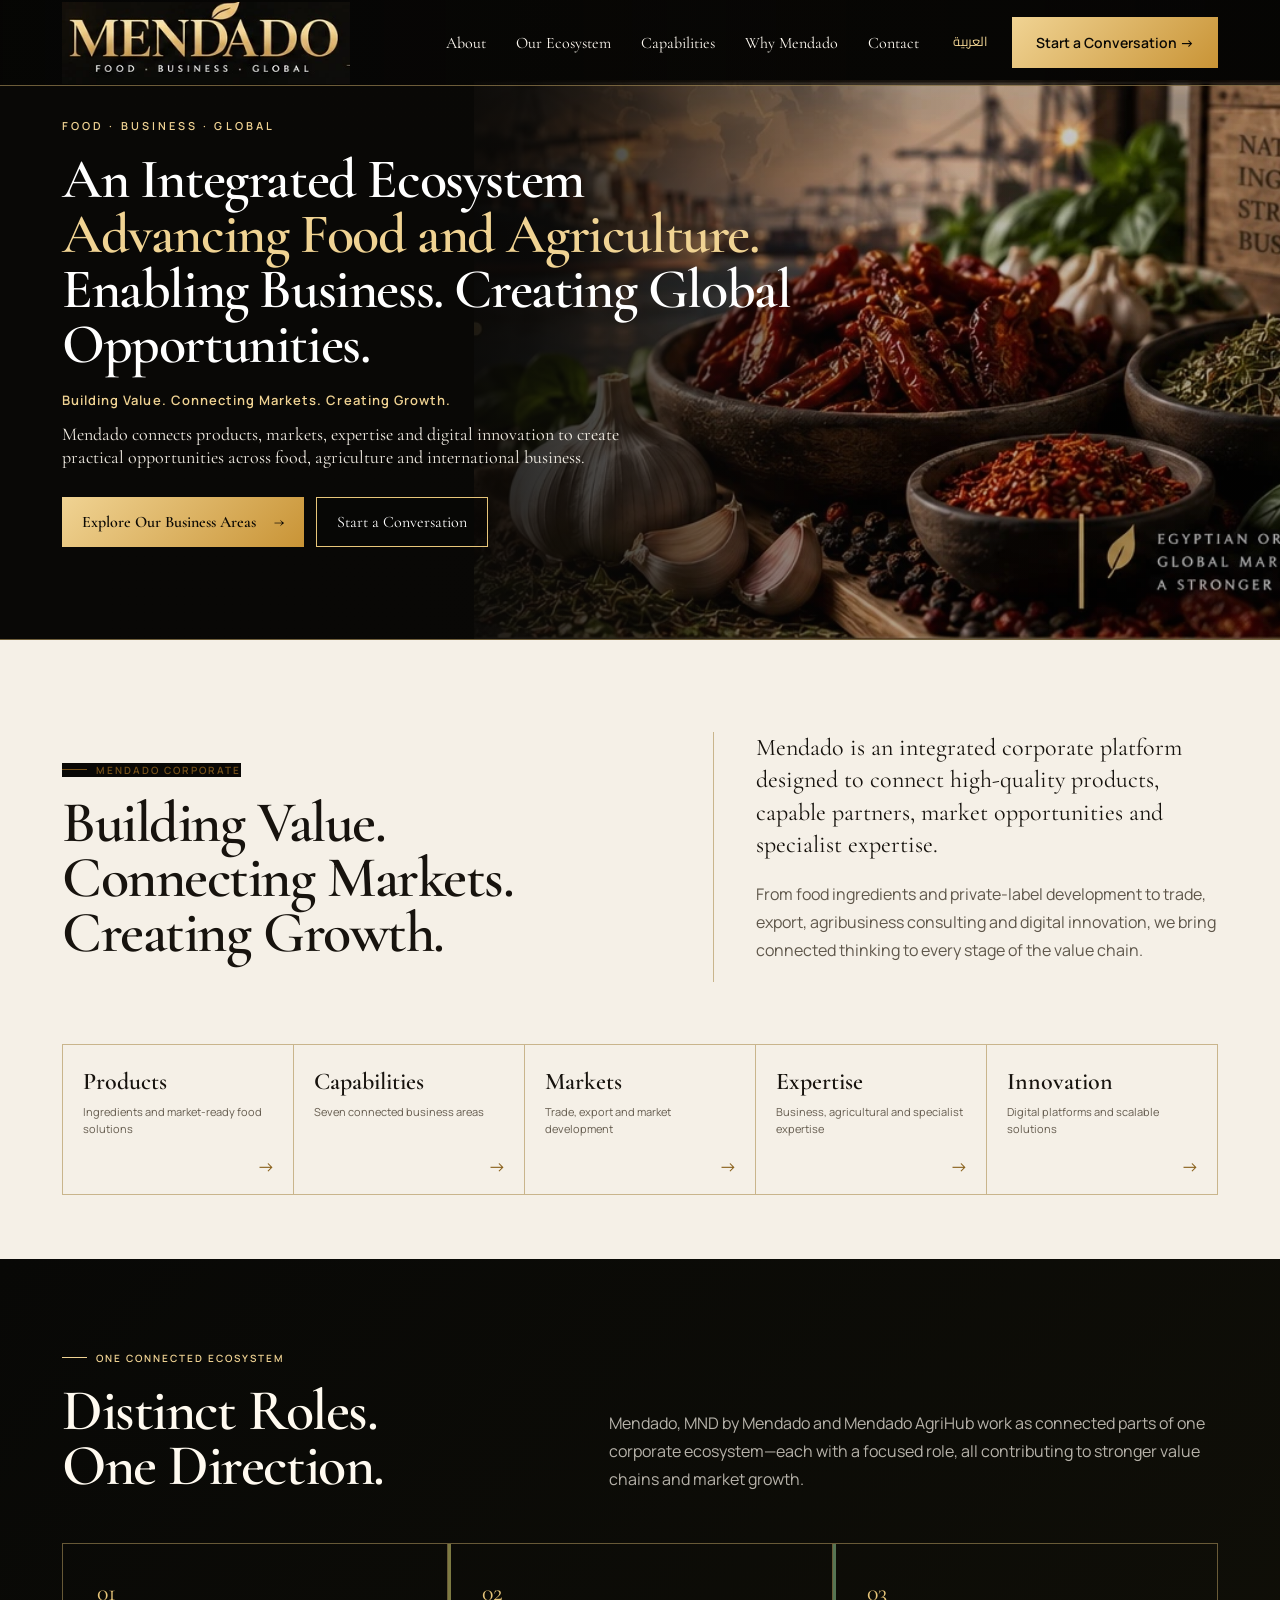
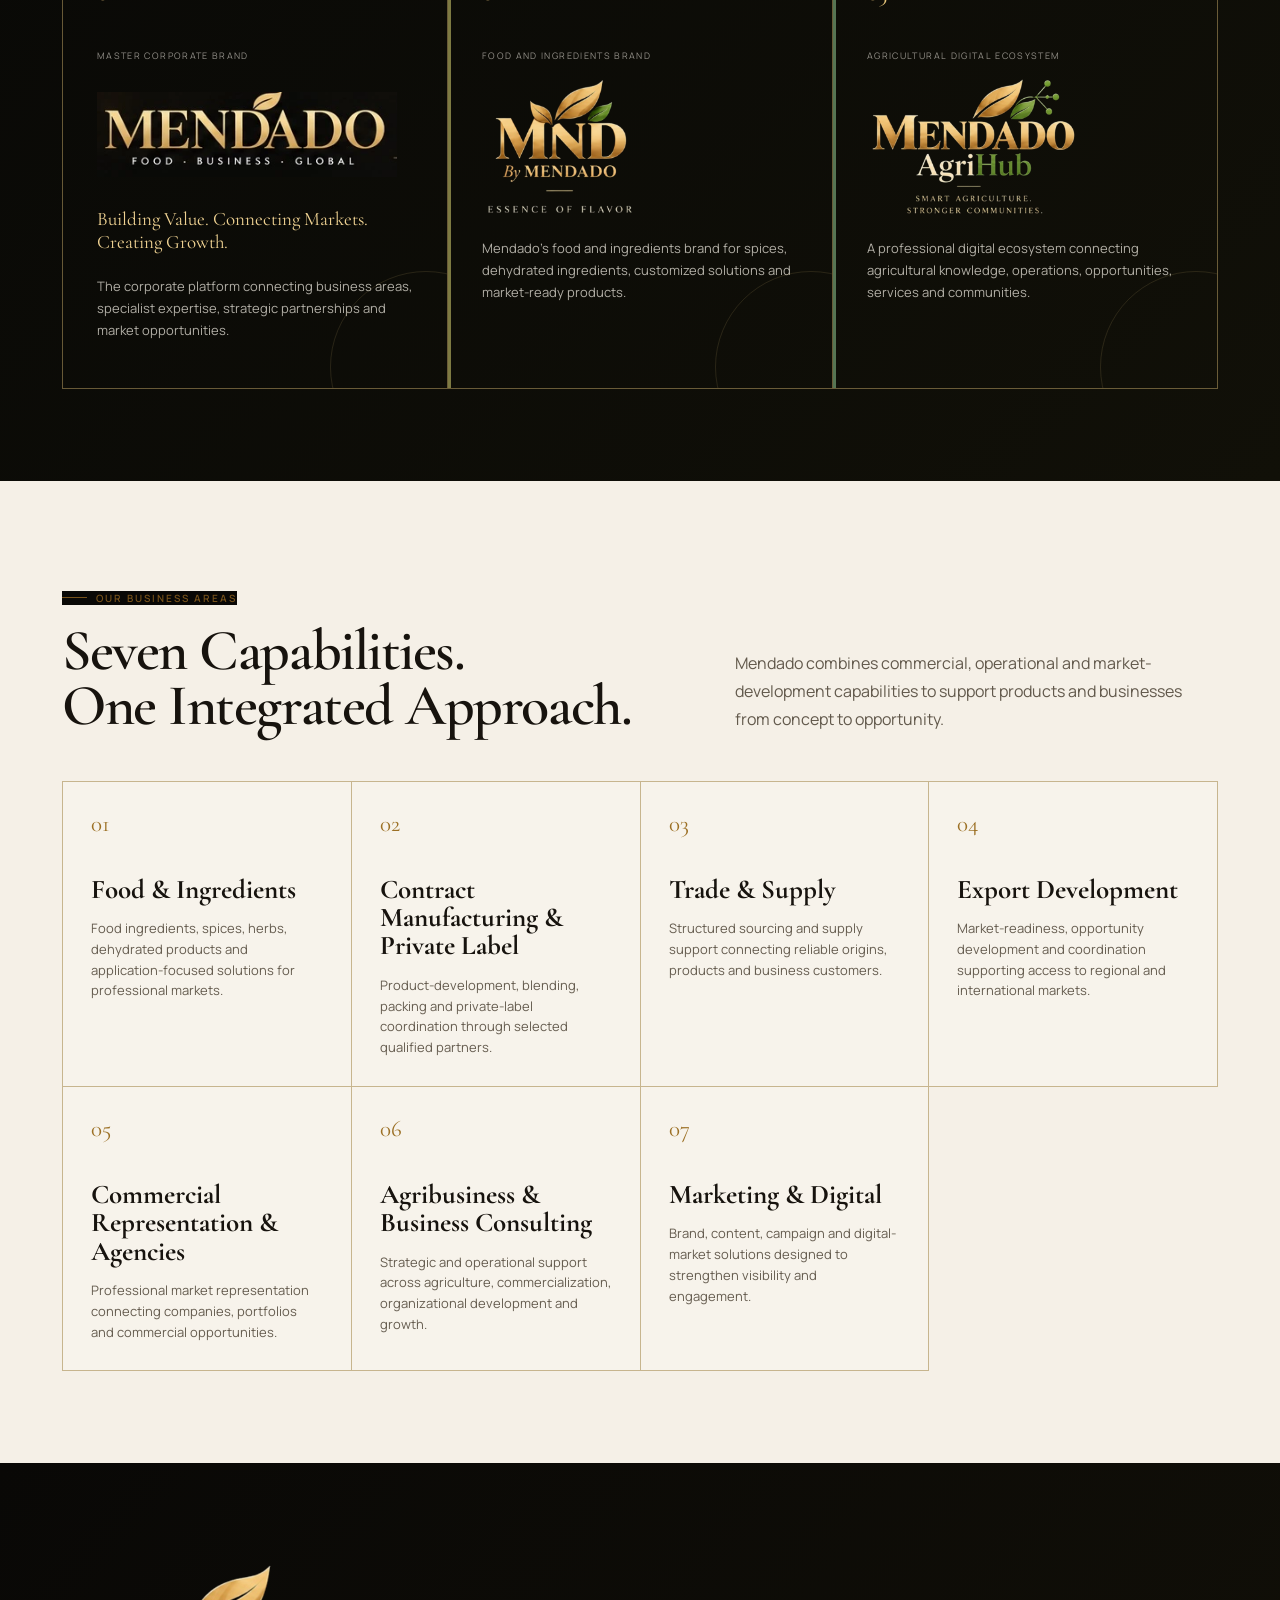
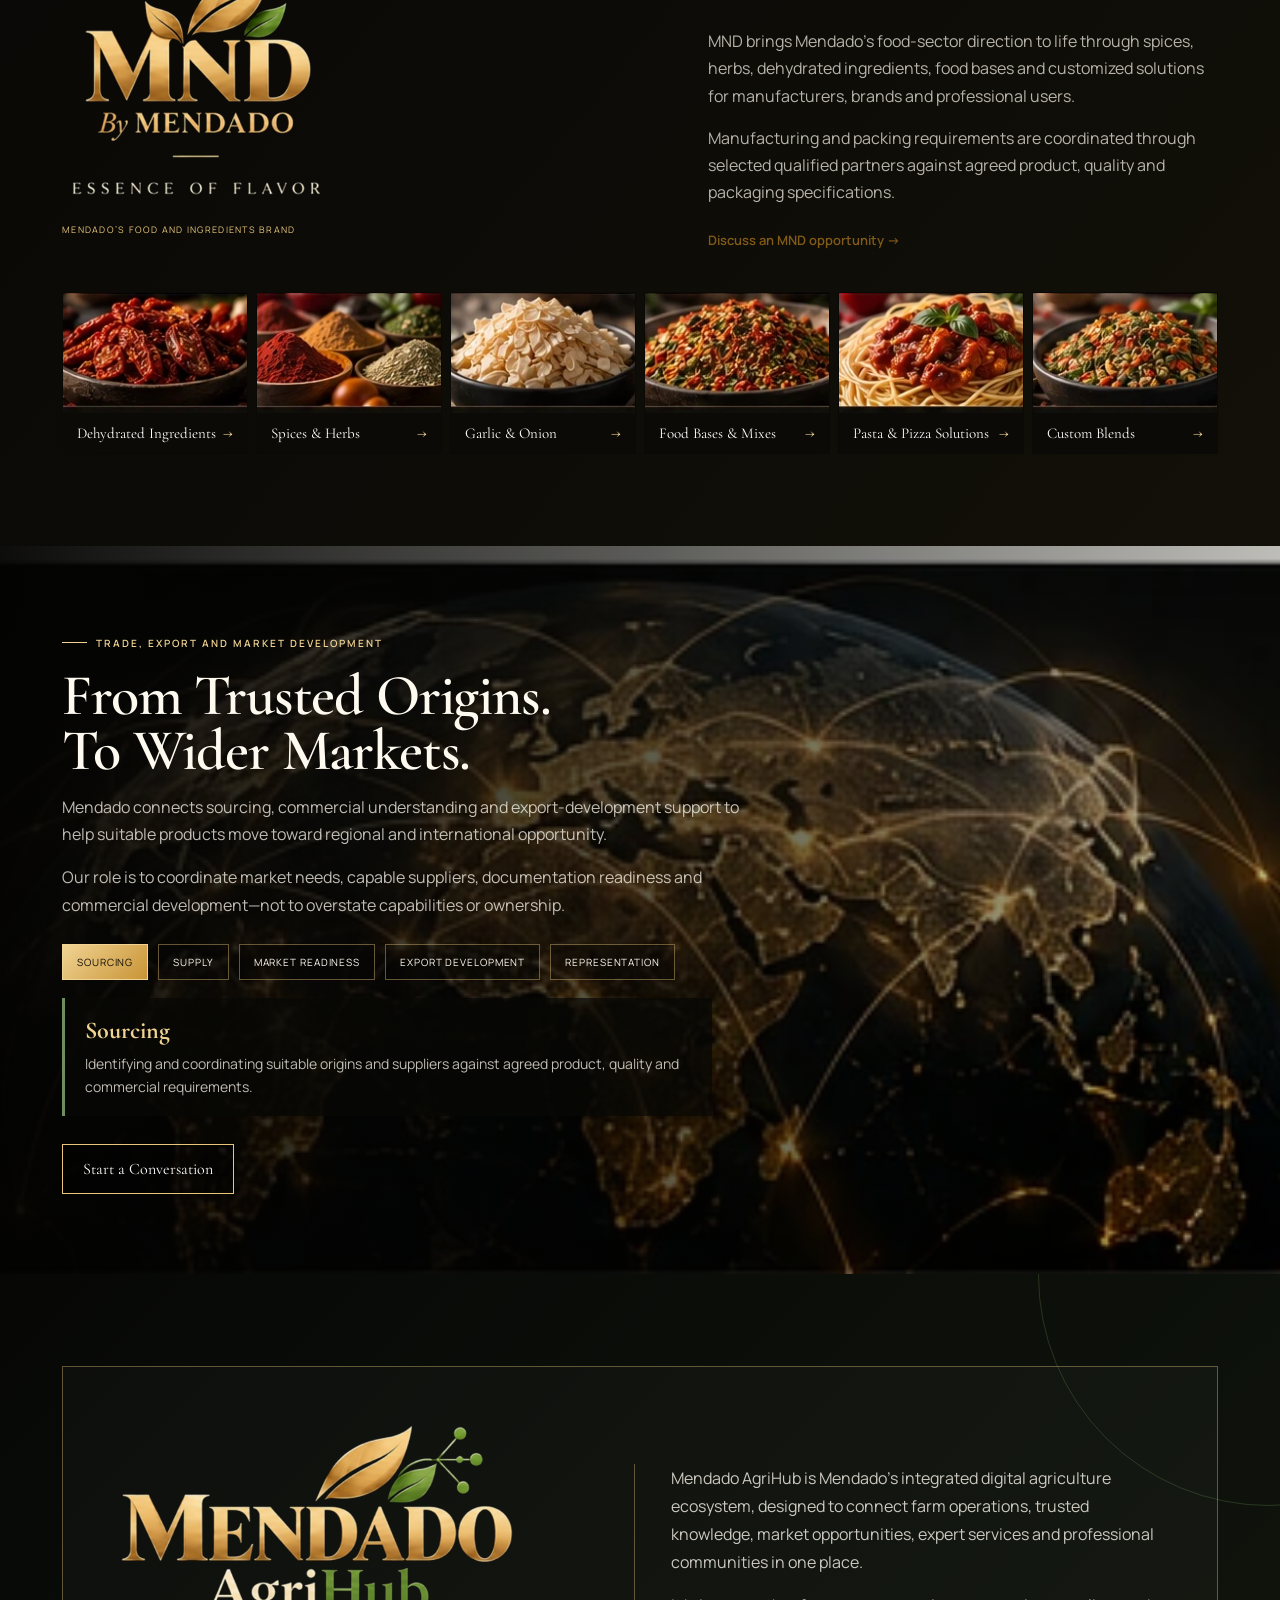
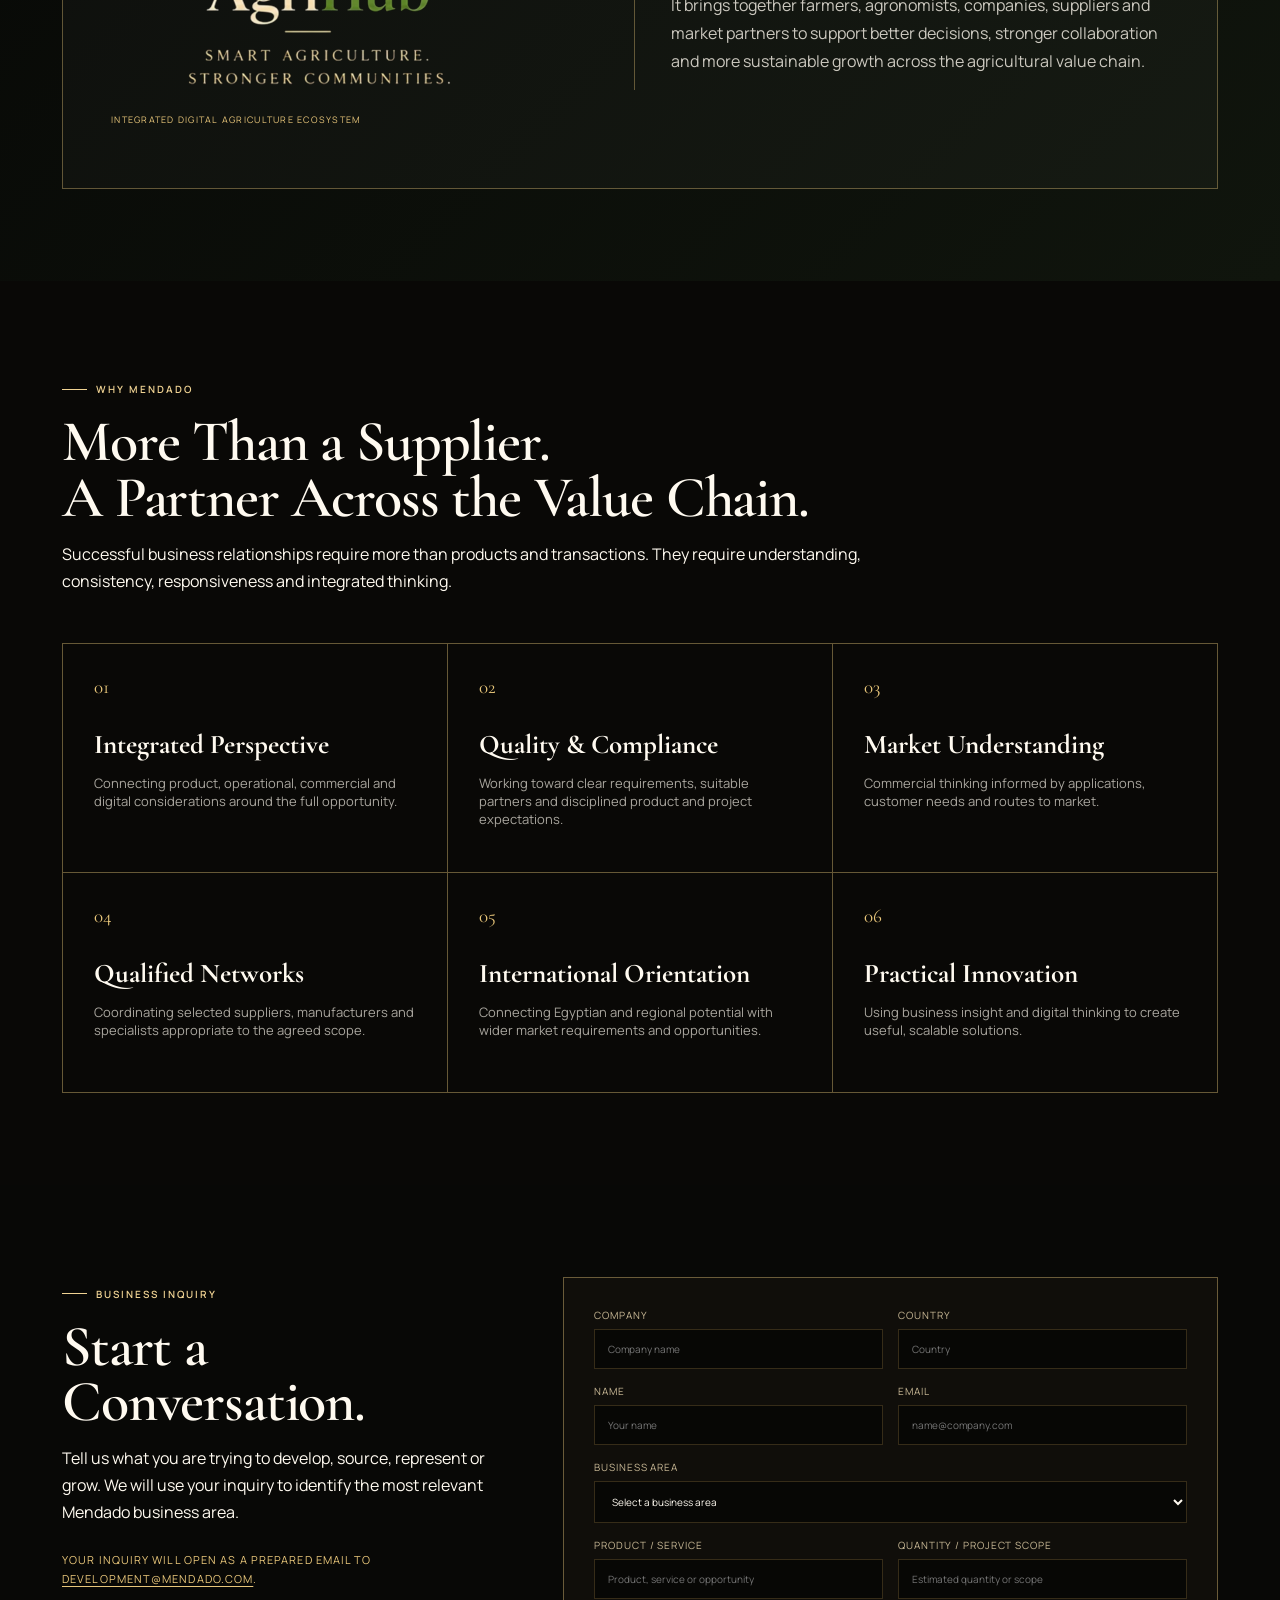
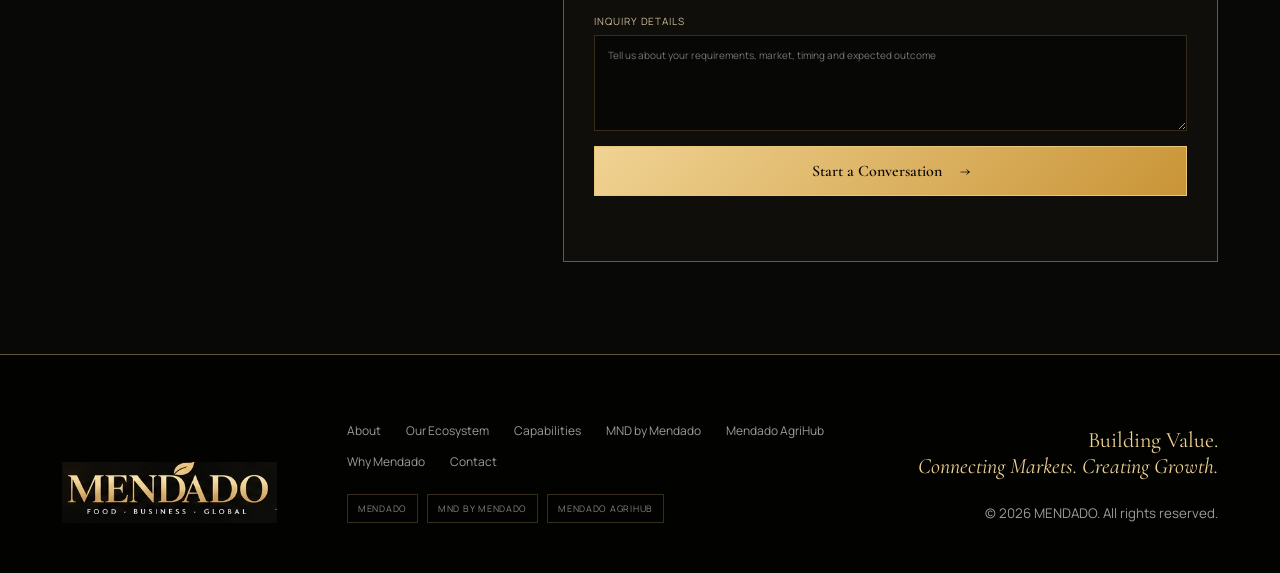
<file: index.html>
<!doctype html>
<html lang="en">
<head>
  <meta charset="utf-8" />
  <meta name="viewport" content="width=device-width, initial-scale=1" />
  <meta name="description" content="MENDADO connects food and ingredients, manufacturing partnerships, trade, export development, agribusiness expertise and digital innovation." />
  <title>MENDADO | Building Value. Connecting Markets. Creating Growth.</title>
  <meta name="theme-color" content="#080806">
  <meta property="og:title" content="MENDADO | Food. Business. Global.">
  <meta property="og:description" content="An integrated corporate ecosystem connecting products, markets, expertise and digital innovation.">
  <meta property="og:type" content="website">
  <meta property="og:image" content="assets/og-preview.jpg">
  <link rel="icon" href="assets/favicon.png" type="image/png">
  <link rel="preconnect" href="https://fonts.googleapis.com">
  <link rel="preconnect" href="https://fonts.gstatic.com" crossorigin>
  <link href="https://fonts.googleapis.com/css2?family=Cairo:wght@400;500;600&amp;family=Cormorant+Garamond:wght@500;600&amp;family=Manrope:wght@300;400;500;600&amp;display=swap" rel="stylesheet">
  <link rel="stylesheet" href="styles.css?v=6-08" />
</head>
<body>
  <a class="skip-link" href="#main-content">Skip to content</a>
  <header class="site-header" id="top">
    <a class="brand" href="#top" aria-label="MENDADO home">
      <img src="assets/concept-logo.webp" alt="MENDADO — Food, Business, Global" />
    </a>

    <button class="menu-toggle" aria-expanded="false" aria-controls="main-nav">
      <span></span><span></span><span class="sr-only">Toggle navigation</span>
    </button>

    <nav id="main-nav" class="main-nav" aria-label="Primary navigation">
      <a href="#about">About</a>
      <a href="#ecosystem">Our Ecosystem</a>
      <a href="#capabilities">Capabilities</a>
      <a href="#why-mendado">Why Mendado</a>
      <a href="#contact">Contact</a>
      <a class="mobile-language" href="ar/" lang="ar" hreflang="ar">العربية</a>
    </nav>

    <div class="header-actions">
      <a class="language-link" href="ar/" lang="ar" hreflang="ar">العربية</a>
      <a class="header-cta" href="#contact">Start a Conversation <span>→</span></a>
    </div>
  </header>

  <main id="main-content">
    <section class="concept-hero" aria-labelledby="hero-title">
      <div class="concept-hero-image" aria-hidden="true"><img src="assets/hero-concept.webp" alt=""></div>
      <div class="concept-shade" aria-hidden="true"></div>

      <div class="hero-content">
        <div class="hero-kicker">FOOD · BUSINESS · GLOBAL</div>
        <h1 id="hero-title"><span>An Integrated Ecosystem</span><em>Advancing Food and Agriculture.</em><span>Enabling Business. Creating Global Opportunities.</span></h1>
        <p class="hero-slogan">Building Value. Connecting Markets. Creating Growth.</p>
        <p class="hero-summary">Mendado connects products, markets, expertise and digital innovation to create practical opportunities across food, agriculture and international business.</p>

        <div class="hero-actions">
          <a class="btn primary" href="#capabilities">Explore Our Business Areas <span>→</span></a>
          <a class="btn outline" href="#contact">Start a Conversation</a>
        </div>
      </div>
    </section>

    <section class="corporate-intro section light" id="about">
      <div class="intro-grid reveal">
        <div>
          <span class="eyebrow dark">Mendado corporate</span>
          <h2>Building Value.<br>Connecting Markets.<br>Creating Growth.</h2>
        </div>
        <div class="intro-copy">
          <p class="lead">Mendado is an integrated corporate platform designed to connect high-quality products, capable partners, market opportunities and specialist expertise.</p>
          <p>From food ingredients and private-label development to trade, export, agribusiness consulting and digital innovation, we bring connected thinking to every stage of the value chain.</p>
        </div>
      </div>
      <div class="value-strip" aria-label="Explore Mendado's value proposition">
        <a class="value-link" href="#mnd"><strong>Products</strong><small>Ingredients and market-ready food solutions</small><span aria-hidden="true">→</span></a>
        <a class="value-link" href="#capabilities"><strong>Capabilities</strong><small>Seven connected business areas</small><span aria-hidden="true">→</span></a>
        <a class="value-link" href="#trade"><strong>Markets</strong><small>Trade, export and market development</small><span aria-hidden="true">→</span></a>
        <a class="value-link" href="#why-mendado"><strong>Expertise</strong><small>Business, agricultural and specialist expertise</small><span aria-hidden="true">→</span></a>
        <a class="value-link" href="#agrihub"><strong>Innovation</strong><small>Digital platforms and scalable solutions</small><span aria-hidden="true">→</span></a>
      </div>
    </section>

    <section class="ecosystem-section dark" id="ecosystem">
      <div class="ecosystem-heading reveal">
        <span class="eyebrow gold">One connected ecosystem</span>
        <h2>Distinct Roles.<br>One Direction.</h2>
        <p>Mendado, MND by Mendado and Mendado AgriHub work as connected parts of one corporate ecosystem—each with a focused role, all contributing to stronger value chains and market growth.</p>
      </div>

      <div class="ecosystem-grid">
        <article class="ecosystem-card master reveal">
          <span class="ecosystem-number">01</span>
          <p class="brand-type">Master corporate brand</p>
          <img class="ecosystem-logo ecosystem-logo-master" src="assets/concept-logo.webp" alt="MENDADO — Food, Business, Global">
          <p class="brand-message">Building Value. Connecting Markets. Creating Growth.</p>
          <p>The corporate platform connecting business areas, specialist expertise, strategic partnerships and market opportunities.</p>
        </article>
        <article class="ecosystem-card mnd reveal">
          <span class="ecosystem-number">02</span>
          <p class="brand-type">Food and ingredients brand</p>
          <img class="ecosystem-logo ecosystem-logo-mnd" src="assets/mnd-by-mendado-logo.png" alt="MND by Mendado — Essence of Flavor">
          <p>Mendado’s food and ingredients brand for spices, dehydrated ingredients, customized solutions and market-ready products.</p>
        </article>
        <article class="ecosystem-card agrihub reveal">
          <span class="ecosystem-number">03</span>
          <p class="brand-type">Agricultural digital ecosystem</p>
          <img class="ecosystem-logo ecosystem-logo-agrihub" src="assets/mendado-agrihub-logo.png" alt="Mendado AgriHub — Smart Agriculture. Stronger Communities.">
          <p>A professional digital ecosystem connecting agricultural knowledge, operations, opportunities, services and communities.</p>
        </article>
      </div>
    </section>

    <section class="capabilities-section section light" id="capabilities">
      <div class="capabilities-heading reveal">
        <div>
          <span class="eyebrow dark">Our business areas</span>
          <h2>Seven Capabilities.<br>One Integrated Approach.</h2>
        </div>
        <p>Mendado combines commercial, operational and market-development capabilities to support products and businesses from concept to opportunity.</p>
      </div>

      <div class="capability-grid">
        <article class="capability-card reveal"><span>01</span><h3>Food &amp; Ingredients</h3><p>Food ingredients, spices, herbs, dehydrated products and application-focused solutions for professional markets.</p></article>
        <article class="capability-card reveal"><span>02</span><h3>Contract Manufacturing &amp; Private Label</h3><p>Product-development, blending, packing and private-label coordination through selected qualified partners.</p></article>
        <article class="capability-card reveal"><span>03</span><h3>Trade &amp; Supply</h3><p>Structured sourcing and supply support connecting reliable origins, products and business customers.</p></article>
        <article class="capability-card reveal"><span>04</span><h3>Export Development</h3><p>Market-readiness, opportunity development and coordination supporting access to regional and international markets.</p></article>
        <article class="capability-card reveal"><span>05</span><h3>Commercial Representation &amp; Agencies</h3><p>Professional market representation connecting companies, portfolios and commercial opportunities.</p></article>
        <article class="capability-card reveal"><span>06</span><h3>Agribusiness &amp; Business Consulting</h3><p>Strategic and operational support across agriculture, commercialization, organizational development and growth.</p></article>
        <article class="capability-card reveal"><span>07</span><h3>Marketing &amp; Digital</h3><p>Brand, content, campaign and digital-market solutions designed to strengthen visibility and engagement.</p></article>
      </div>
    </section>

    <section class="mnd-feature" id="mnd">
      <div class="feature-heading reveal">
        <div>
          <img class="feature-brand-logo mnd-brand-logo" src="assets/mnd-by-mendado-logo.png" alt="MND by Mendado — Essence of Flavor">
          <p class="feature-label">Mendado’s food and ingredients brand</p>
        </div>
        <div class="feature-copy">
          <p>MND brings Mendado’s food-sector direction to life through spices, herbs, dehydrated ingredients, food bases and customized solutions for manufacturers, brands and professional users.</p>
          <p>Manufacturing and packing requirements are coordinated through selected qualified partners against agreed product, quality and packaging specifications.</p>
          <a class="text-link light-link" href="#contact">Discuss an MND opportunity <span>→</span></a>
        </div>
      </div>

      <div class="product-grid-concept">
        <a class="concept-product" href="#contact"><img src="assets/product-dehydrated.webp" alt="Dehydrated ingredients"><span>Dehydrated Ingredients <b>→</b></span></a>
        <a class="concept-product" href="#contact"><img src="assets/product-spices.webp" alt="Spices and herbs"><span>Spices &amp; Herbs <b>→</b></span></a>
        <a class="concept-product" href="#contact"><img src="assets/product-garlic-onion.webp" alt="Garlic and onion"><span>Garlic &amp; Onion <b>→</b></span></a>
        <a class="concept-product" href="#contact"><img src="assets/product-bases.webp" alt="Food bases and mixes"><span>Food Bases &amp; Mixes <b>→</b></span></a>
        <a class="concept-product" href="#contact"><img src="assets/product-pasta.webp" alt="Pasta and pizza solutions"><span>Pasta &amp; Pizza Solutions <b>→</b></span></a>
        <a class="concept-product" href="#contact"><img src="assets/product-custom.webp" alt="Custom blends"><span>Custom Blends <b>→</b></span></a>
      </div>
    </section>

    <section class="global-section" id="trade">
      <div class="global-bg">
        <img src="assets/global-supply.webp" alt="Global supply, trade and export network" />
      </div>
      <div class="global-copy reveal">
        <span class="eyebrow gold">Trade, export and market development</span>
        <h2>From Trusted Origins.<br>To Wider Markets.</h2>
        <p>Mendado connects sourcing, commercial understanding and export-development support to help suitable products move toward regional and international opportunity.</p>
        <p>Our role is to coordinate market needs, capable suppliers, documentation readiness and commercial development—not to overstate capabilities or ownership.</p>
        <div class="global-tags" role="tablist" aria-label="Trade, export and market-development services">
          <button class="global-tag is-active" type="button" role="tab" aria-selected="true" aria-controls="trade-detail" data-title="Sourcing" data-description="Identifying and coordinating suitable origins and suppliers against agreed product, quality and commercial requirements.">Sourcing</button>
          <button class="global-tag" type="button" role="tab" aria-selected="false" aria-controls="trade-detail" data-title="Supply" data-description="Connecting capable suppliers with business demand while supporting specifications, documentation and supply coordination.">Supply</button>
          <button class="global-tag" type="button" role="tab" aria-selected="false" aria-controls="trade-detail" data-title="Market Readiness" data-description="Assessing product fit, documentation, packaging and commercial requirements before market entry.">Market Readiness</button>
          <button class="global-tag" type="button" role="tab" aria-selected="false" aria-controls="trade-detail" data-title="Export Development" data-description="Supporting opportunity development, partner coordination and practical preparation for regional and international markets.">Export Development</button>
          <button class="global-tag" type="button" role="tab" aria-selected="false" aria-controls="trade-detail" data-title="Representation" data-description="Connecting selected companies and portfolios with relevant market relationships and commercial opportunities.">Representation</button>
        </div>
        <div class="trade-detail" id="trade-detail" role="tabpanel" aria-live="polite" tabindex="0">
          <h3>Sourcing</h3>
          <p>Identifying and coordinating suitable origins and suppliers against agreed product, quality and commercial requirements.</p>
        </div>
        <a class="btn outline trade-cta" href="#contact">Start a Conversation</a>
      </div>
    </section>

    <section class="agrihub-feature section dark" id="agrihub">
      <div class="agrihub-panel reveal">
        <div>
          <img class="feature-brand-logo agrihub-brand-logo" src="assets/mendado-agrihub-logo.png" alt="Mendado AgriHub — Smart Agriculture. Stronger Communities.">
          <p class="feature-label">Integrated Digital Agriculture Ecosystem</p>
        </div>
        <div class="agrihub-copy">
          <p>Mendado AgriHub is Mendado’s integrated digital agriculture ecosystem, designed to connect farm operations, trusted knowledge, market opportunities, expert services and professional communities in one place.</p>
          <p>It brings together farmers, agronomists, companies, suppliers and market partners to support better decisions, stronger collaboration and more sustainable growth across the agricultural value chain.</p>
        </div>
      </div>
    </section>

    <section class="why-section dark" id="why-mendado">
      <div class="why-intro reveal">
        <span class="eyebrow gold">Why Mendado</span>
        <h2>More Than a Supplier.<br>A Partner Across the Value Chain.</h2>
        <p>Successful business relationships require more than products and transactions. They require understanding, consistency, responsiveness and integrated thinking.</p>
      </div>
      <div class="why-grid">
        <div class="why-card reveal"><span>01</span><h3>Integrated Perspective</h3><p>Connecting product, operational, commercial and digital considerations around the full opportunity.</p></div>
        <div class="why-card reveal"><span>02</span><h3>Quality &amp; Compliance</h3><p>Working toward clear requirements, suitable partners and disciplined product and project expectations.</p></div>
        <div class="why-card reveal"><span>03</span><h3>Market Understanding</h3><p>Commercial thinking informed by applications, customer needs and routes to market.</p></div>
        <div class="why-card reveal"><span>04</span><h3>Qualified Networks</h3><p>Coordinating selected suppliers, manufacturers and specialists appropriate to the agreed scope.</p></div>
        <div class="why-card reveal"><span>05</span><h3>International Orientation</h3><p>Connecting Egyptian and regional potential with wider market requirements and opportunities.</p></div>
        <div class="why-card reveal"><span>06</span><h3>Practical Innovation</h3><p>Using business insight and digital thinking to create useful, scalable solutions.</p></div>
      </div>
    </section>

    <section class="contact-section" id="contact">
      <div class="contact-copy reveal">
        <span class="eyebrow gold">Business inquiry</span>
        <h2>Start a Conversation.</h2>
        <p>Tell us what you are trying to develop, source, represent or grow. We will use your inquiry to identify the most relevant Mendado business area.</p>
        <p class="form-status">Your inquiry will open as a prepared email to <a href="mailto:Development@mendado.com">Development@mendado.com</a>.</p>
      </div>

      <form class="rfq-form reveal" id="business-inquiry" data-recipient="Development@mendado.com" aria-describedby="form-status-note">
        <p class="sr-only" id="form-status-note">Submitting this form opens your email application with the inquiry details prepared for Mendado.</p>
        <div class="field-row">
          <label>Company<input type="text" name="company" placeholder="Company name" autocomplete="organization" required></label>
          <label>Country<input type="text" name="country" placeholder="Country" autocomplete="country-name" required></label>
        </div>
        <div class="field-row">
          <label>Name<input type="text" name="name" placeholder="Your name" autocomplete="name" required></label>
          <label>Email<input type="email" name="email" placeholder="name@company.com" autocomplete="email" required></label>
        </div>
        <label>Business area
          <select name="interest" required>
            <option value="" selected disabled>Select a business area</option>
            <option>Food &amp; Ingredients</option>
            <option>Contract Manufacturing &amp; Private Label</option>
            <option>Trade &amp; Supply</option>
            <option>Export Development</option>
            <option>Commercial Representation &amp; Agencies</option>
            <option>Agribusiness &amp; Business Consulting</option>
            <option>Marketing &amp; Digital</option>
            <option>Mendado AgriHub</option>
          </select>
        </label>
        <div class="field-row">
          <label>Product / Service<input type="text" name="product" placeholder="Product, service or opportunity"></label>
          <label>Quantity / Project Scope<input type="text" name="quantity" placeholder="Estimated quantity or scope"></label>
        </div>
        <label>Inquiry details<textarea name="message" rows="5" placeholder="Tell us about your requirements, market, timing and expected outcome" required></textarea></label>
        <button class="btn btn-gold" type="submit">Start a Conversation <span>→</span></button>
        <p class="submission-status" role="status" aria-live="polite"></p>
      </form>
    </section>
  </main>

  <footer>
    <div class="footer-brand">
      <img src="assets/concept-logo.webp" alt="MENDADO — Food, Business, Global" />
    </div>
    <div class="footer-center">
      <nav class="footer-links" aria-label="Footer navigation">
        <a href="#about">About</a><a href="#ecosystem">Our Ecosystem</a><a href="#capabilities">Capabilities</a>
        <a href="#mnd">MND by Mendado</a><a href="#agrihub">Mendado AgriHub</a><a href="#why-mendado">Why Mendado</a><a href="#contact">Contact</a>
      </nav>
      <div class="footer-ecosystem">
        <span>Mendado</span><span>MND by Mendado</span><span>Mendado AgriHub</span>
      </div>
    </div>
    <div class="footer-end">
      <p>Building Value.<br><em>Connecting Markets. Creating Growth.</em></p>
      <small>© <span id="year"></span> MENDADO. All rights reserved.</small>
    </div>
  </footer>

  <script src="script.js?v=6-08"></script>
</body>
</html>
</file>
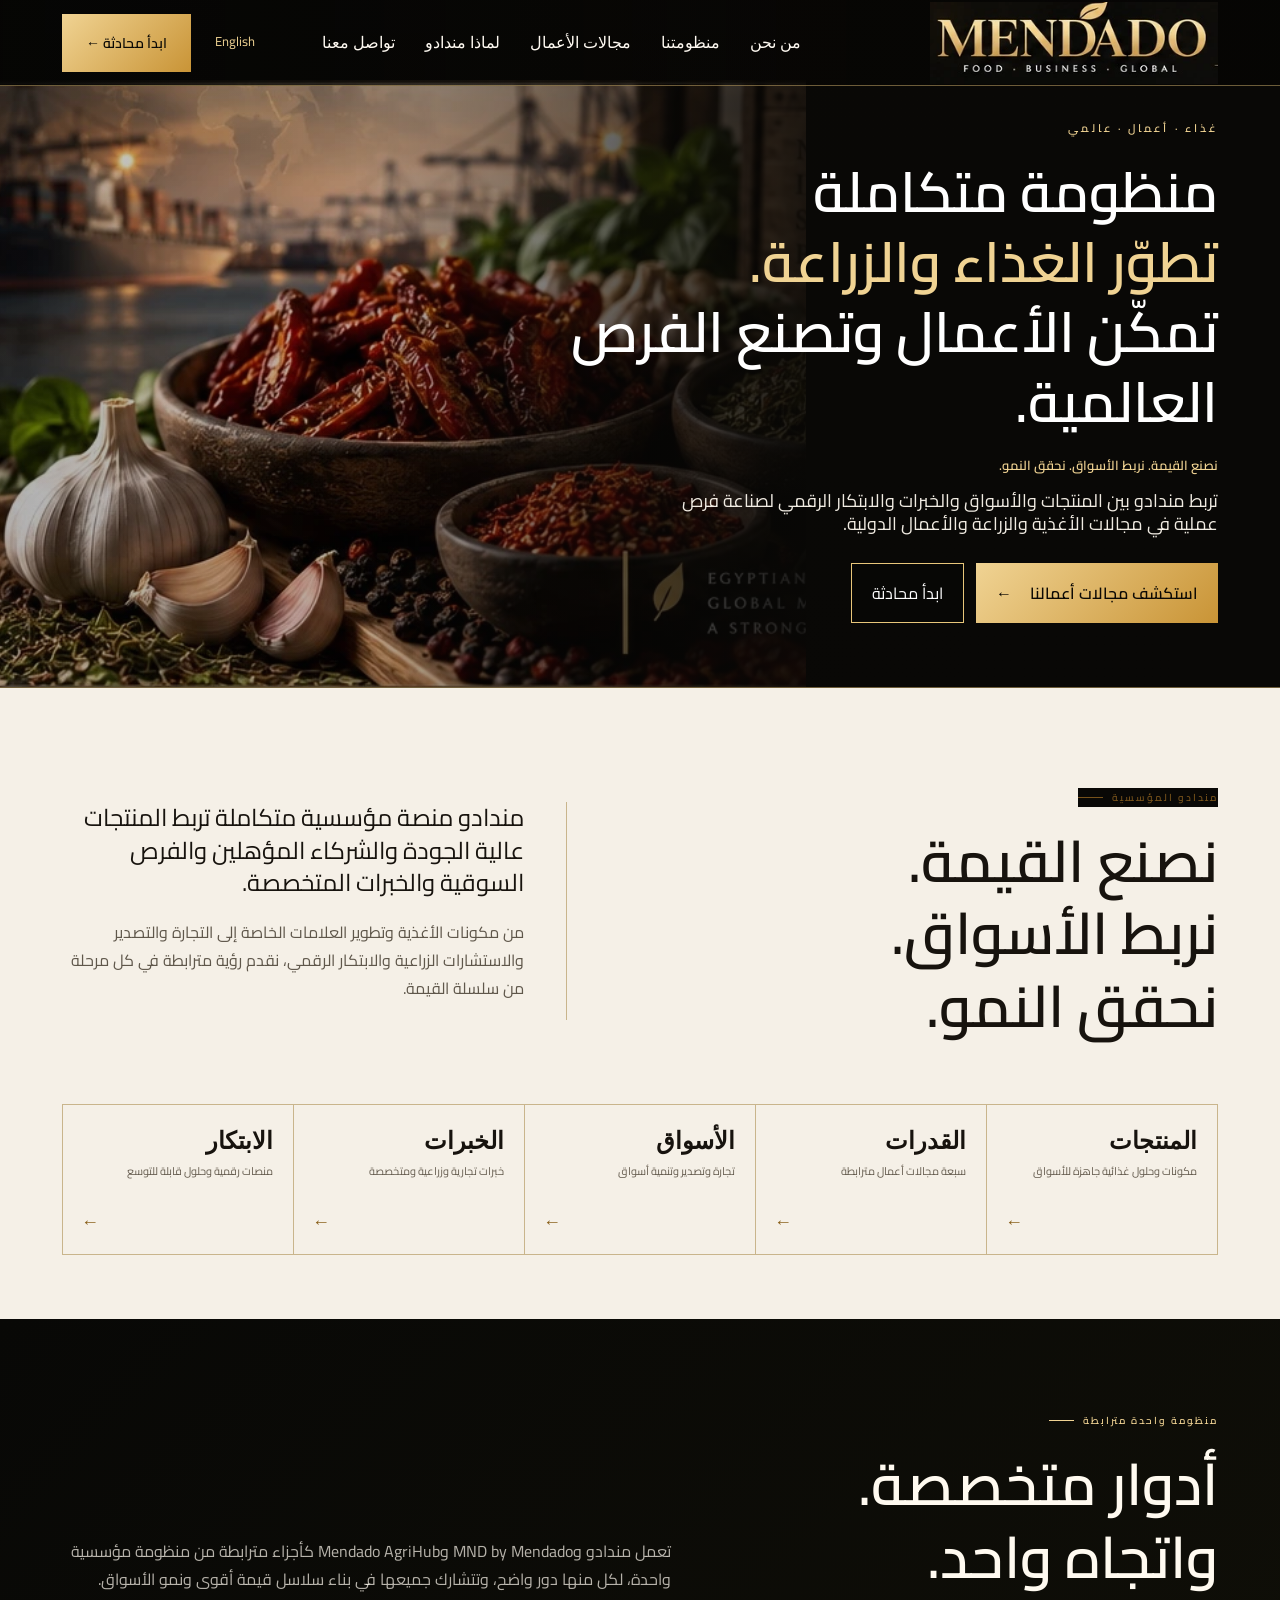
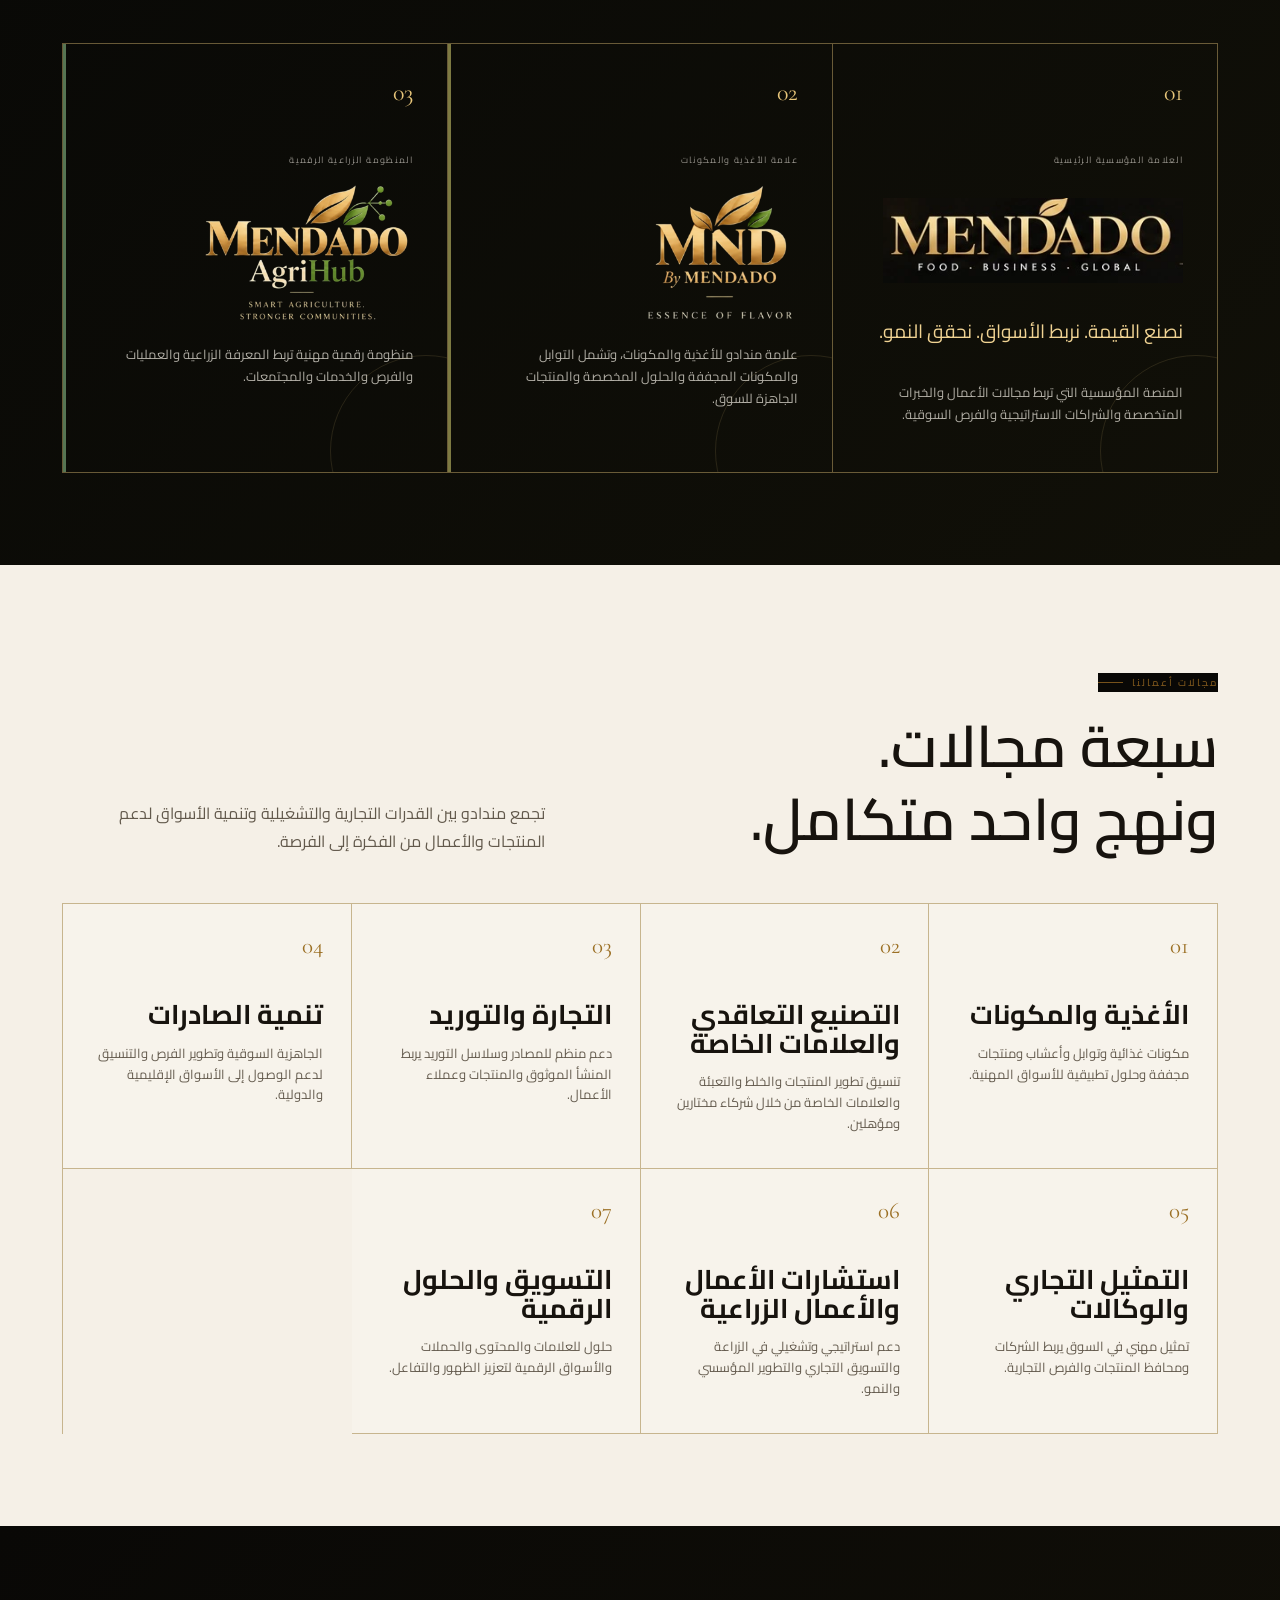
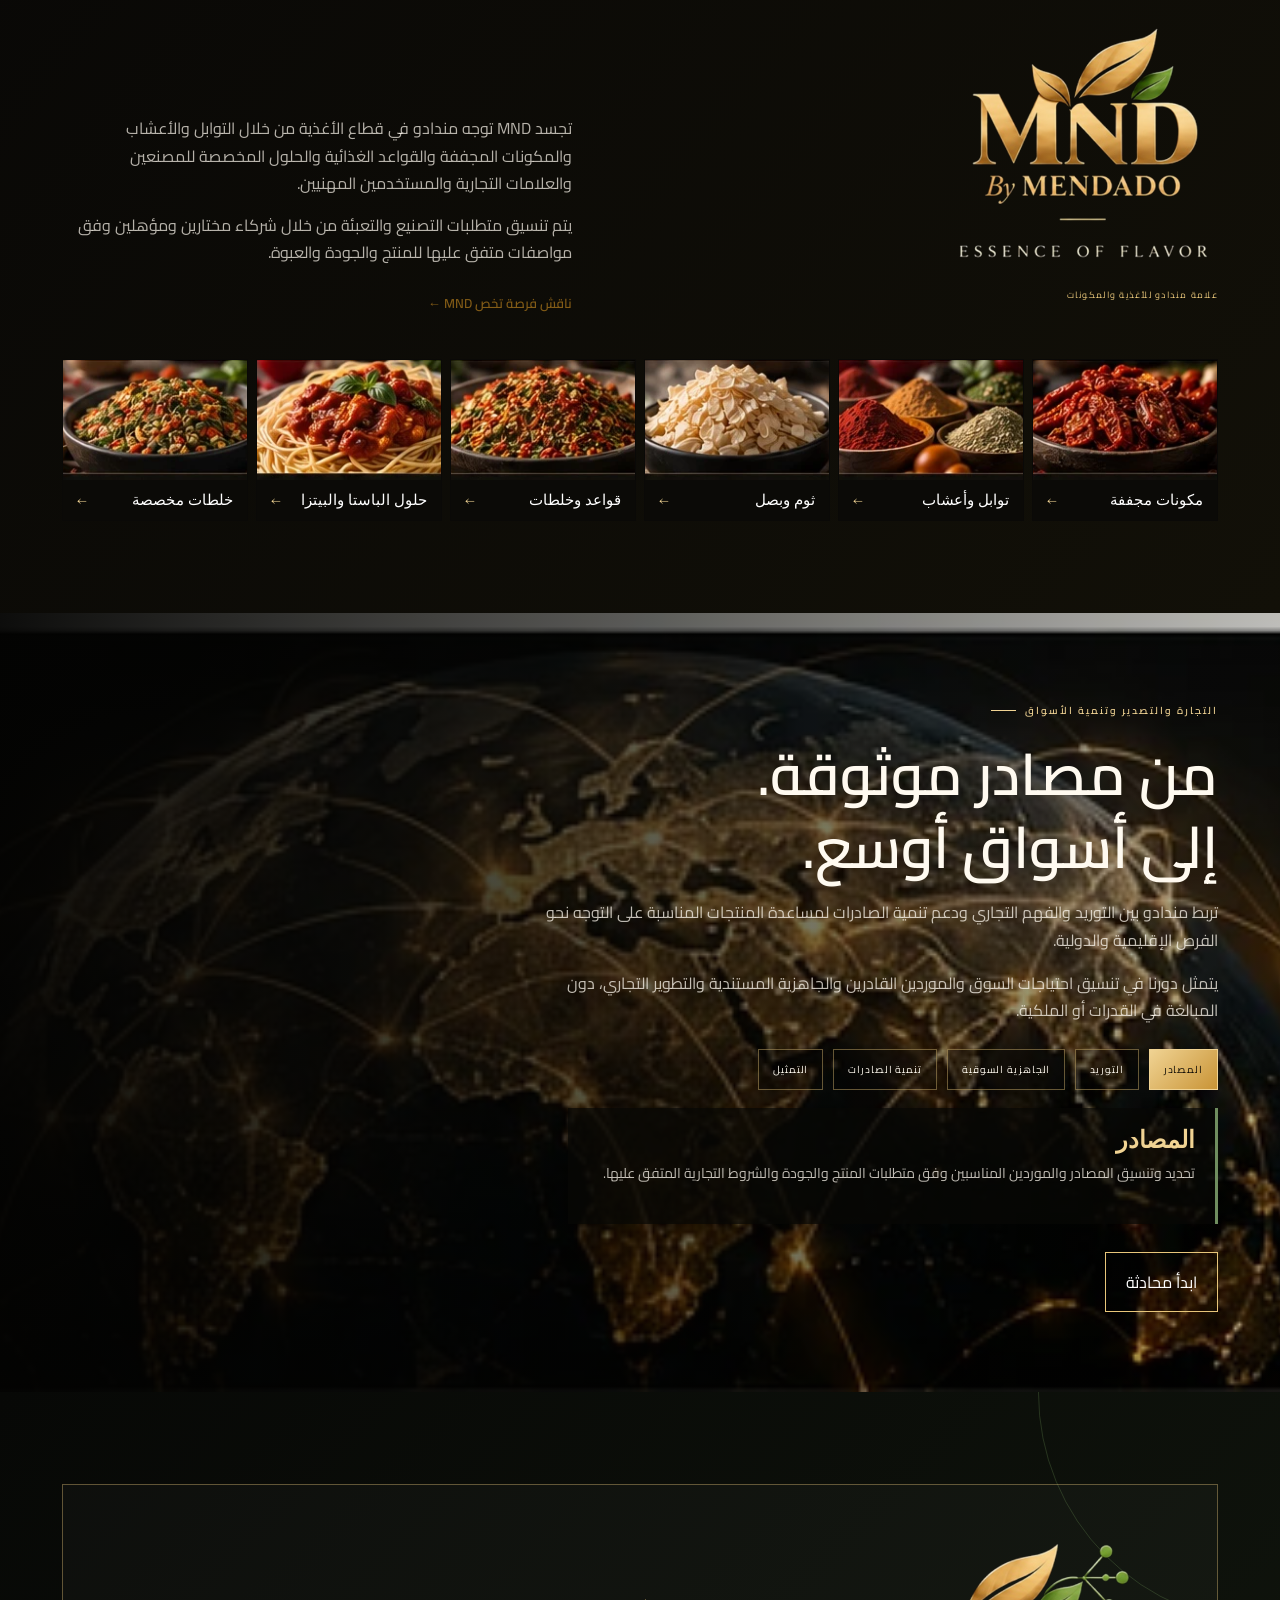
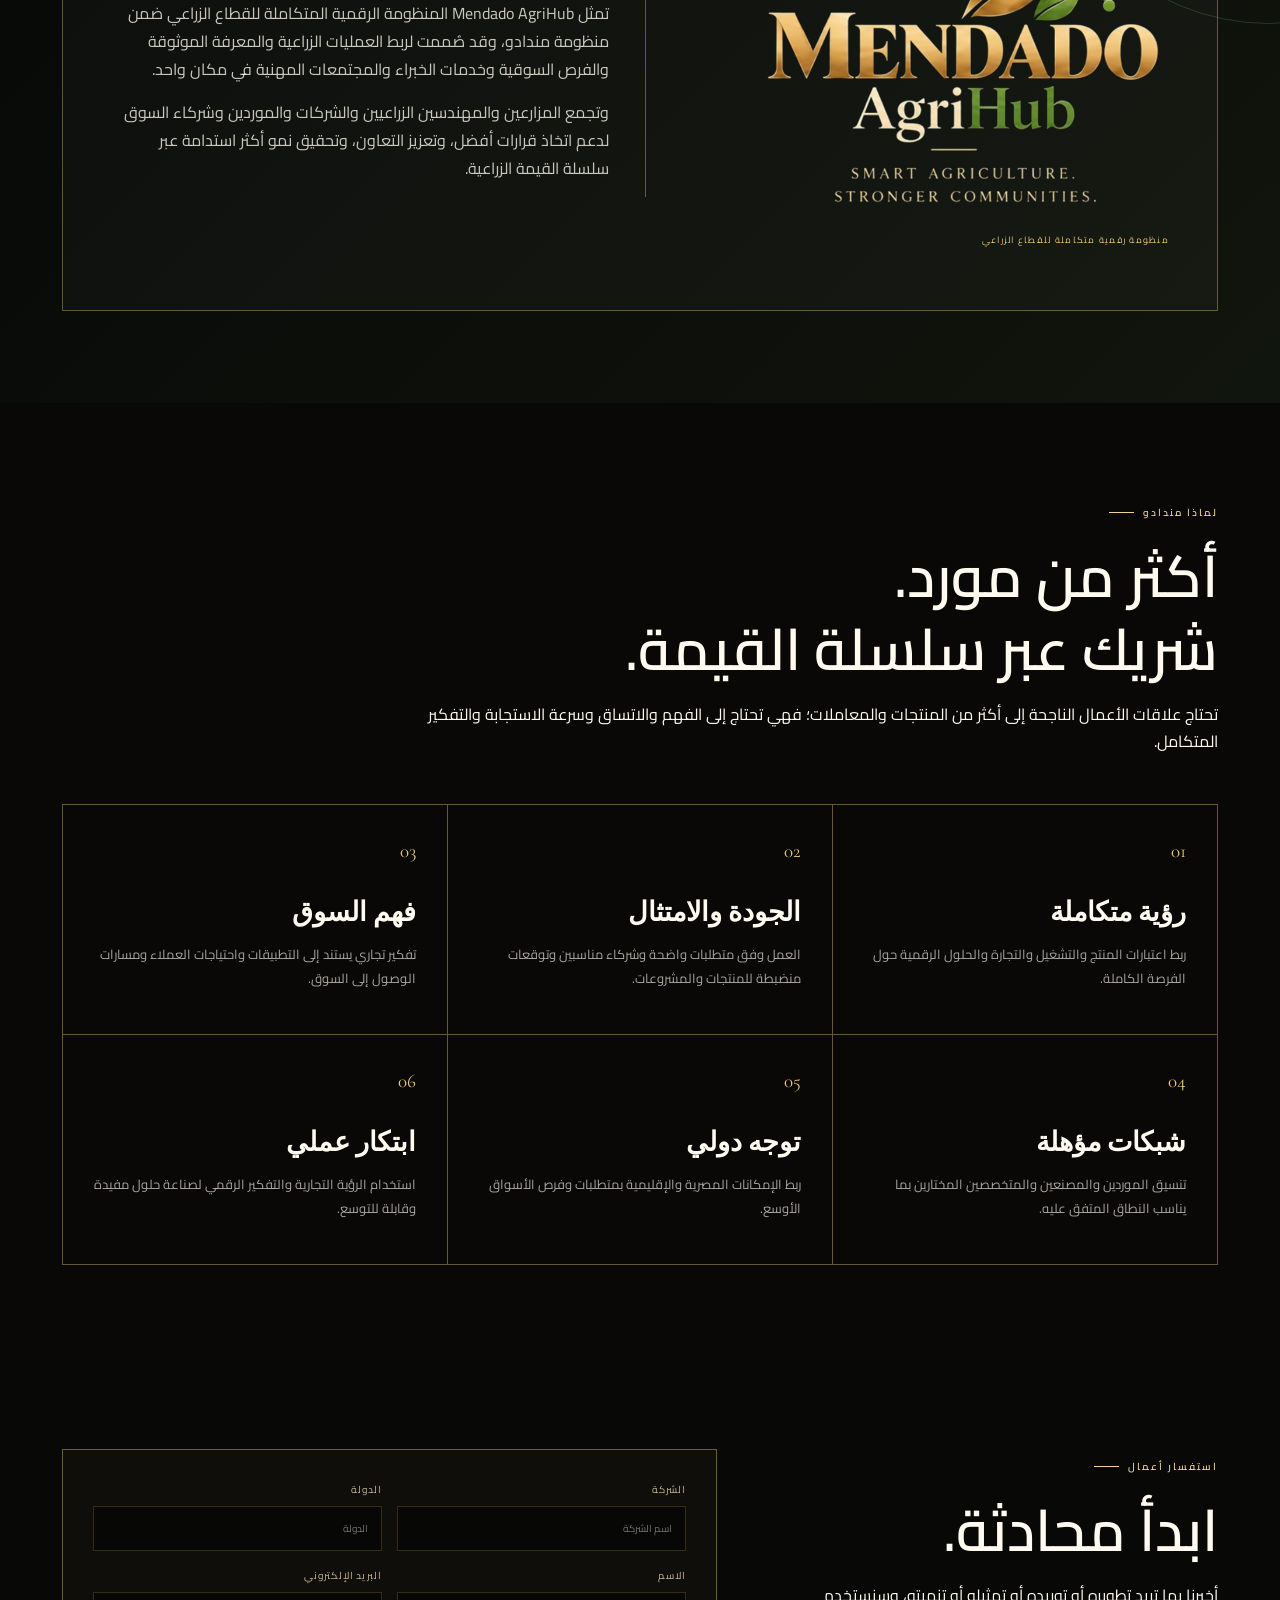
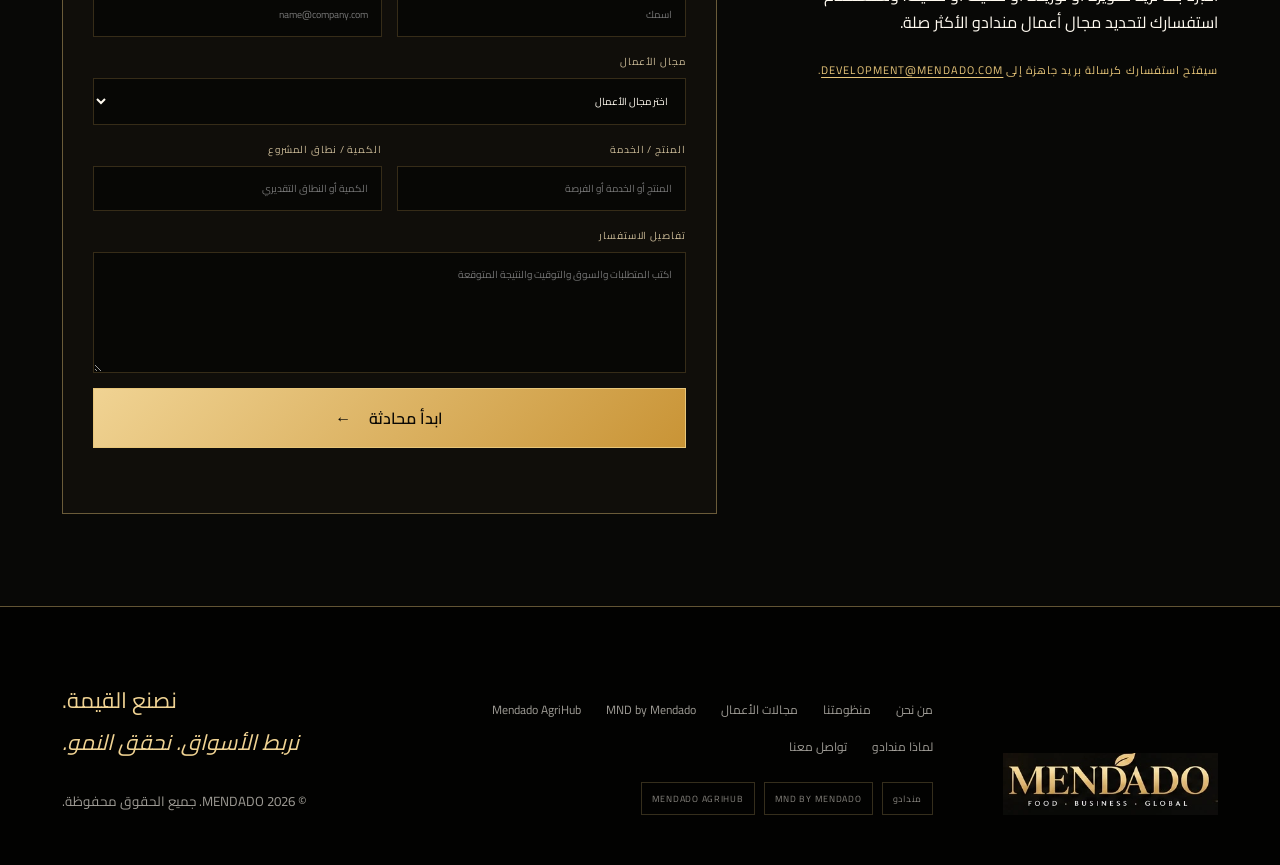
<file: ar/index.html>
<!doctype html>
<html lang="ar" dir="rtl">
<head>
  <meta charset="utf-8" />
  <meta name="viewport" content="width=device-width, initial-scale=1" />
  <meta name="description" content="تربط مندادو بين الأغذية والمكونات وشراكات التصنيع والتجارة وتنمية الصادرات والخبرة الزراعية والابتكار الرقمي." />
  <title>مندادو | نصنع القيمة. نربط الأسواق. نحقق النمو.</title>
  <meta name="theme-color" content="#080806">
  <meta property="og:title" content="مندادو | غذاء · أعمال · عالمي">
  <meta property="og:description" content="منظومة مؤسسية متكاملة تربط المنتجات والأسواق والخبرات والابتكار الرقمي.">
  <meta property="og:type" content="website">
  <meta property="og:image" content="../assets/og-preview.jpg">
  <link rel="icon" href="../assets/favicon.png" type="image/png">
  <link rel="preconnect" href="https://fonts.googleapis.com">
  <link rel="preconnect" href="https://fonts.gstatic.com" crossorigin>
  <link href="https://fonts.googleapis.com/css2?family=Cairo:wght@400;500;600&amp;family=Cormorant+Garamond:wght@500;600&amp;family=Manrope:wght@300;400;500;600&amp;display=swap" rel="stylesheet">
  <link rel="stylesheet" href="../styles.css?v=6-08" />
</head>
<body>
  <a class="skip-link" href="#main-content">انتقلي إلى المحتوى</a>
  <header class="site-header" id="top">
    <a class="brand" href="#top" aria-label="الصفحة الرئيسية لمندادو">
      <img src="../assets/concept-logo.webp" alt="مندادو — غذاء، أعمال، عالمي" />
    </a>

    <button class="menu-toggle" aria-expanded="false" aria-controls="main-nav" aria-label="فتح قائمة التنقل">
      <span></span><span></span><span class="sr-only">فتح قائمة التنقل</span>
    </button>

    <nav id="main-nav" class="main-nav" aria-label="التنقل الرئيسي">
      <a href="#about">من نحن</a>
      <a href="#ecosystem">منظومتنا</a>
      <a href="#capabilities">مجالات الأعمال</a>
      <a href="#why-mendado">لماذا مندادو</a>
      <a href="#contact">تواصل معنا</a>
      <a class="mobile-language" href="../en/" lang="en" hreflang="en">English</a>
    </nav>

    <div class="header-actions">
      <a class="language-link" href="../en/" lang="en" hreflang="en">English</a>
      <a class="header-cta" href="#contact">ابدأ محادثة <span>←</span></a>
    </div>
  </header>

  <main id="main-content">
    <section class="concept-hero" aria-labelledby="hero-title">
      <div class="concept-hero-image" aria-hidden="true"><img src="../assets/hero-concept.webp" alt=""></div>
      <div class="concept-shade" aria-hidden="true"></div>
      <div class="hero-content">
        <div class="hero-kicker">غذاء · أعمال · عالمي</div>
        <h1 id="hero-title"><span>منظومة متكاملة</span><em>تطوّر الغذاء والزراعة.</em><span>تمكّن الأعمال وتصنع الفرص العالمية.</span></h1>
        <p class="hero-slogan">نصنع القيمة. نربط الأسواق. نحقق النمو.</p>
        <p class="hero-summary">تربط مندادو بين المنتجات والأسواق والخبرات والابتكار الرقمي لصناعة فرص عملية في مجالات الأغذية والزراعة والأعمال الدولية.</p>
        <div class="hero-actions">
          <a class="btn primary" href="#capabilities">استكشف مجالات أعمالنا <span>←</span></a>
          <a class="btn outline" href="#contact">ابدأ محادثة</a>
        </div>
      </div>
    </section>

    <section class="corporate-intro section light" id="about">
      <div class="intro-grid reveal">
        <div>
          <span class="eyebrow dark">مندادو المؤسسية</span>
          <h2>نصنع القيمة.<br>نربط الأسواق.<br>نحقق النمو.</h2>
        </div>
        <div class="intro-copy">
          <p class="lead">مندادو منصة مؤسسية متكاملة تربط المنتجات عالية الجودة والشركاء المؤهلين والفرص السوقية والخبرات المتخصصة.</p>
          <p>من مكونات الأغذية وتطوير العلامات الخاصة إلى التجارة والتصدير والاستشارات الزراعية والابتكار الرقمي، نقدم رؤية مترابطة في كل مرحلة من سلسلة القيمة.</p>
        </div>
      </div>
      <div class="value-strip" aria-label="استكشف القيمة التي تقدمها مندادو">
        <a class="value-link" href="#mnd"><strong>المنتجات</strong><small>مكونات وحلول غذائية جاهزة للأسواق</small><span aria-hidden="true">←</span></a>
        <a class="value-link" href="#capabilities"><strong>القدرات</strong><small>سبعة مجالات أعمال مترابطة</small><span aria-hidden="true">←</span></a>
        <a class="value-link" href="#trade"><strong>الأسواق</strong><small>تجارة وتصدير وتنمية أسواق</small><span aria-hidden="true">←</span></a>
        <a class="value-link" href="#why-mendado"><strong>الخبرات</strong><small>خبرات تجارية وزراعية ومتخصصة</small><span aria-hidden="true">←</span></a>
        <a class="value-link" href="#agrihub"><strong>الابتكار</strong><small>منصات رقمية وحلول قابلة للتوسع</small><span aria-hidden="true">←</span></a>
      </div>
    </section>

    <section class="ecosystem-section dark" id="ecosystem">
      <div class="ecosystem-heading reveal">
        <span class="eyebrow gold">منظومة واحدة مترابطة</span>
        <h2>أدوار متخصصة.<br>واتجاه واحد.</h2>
        <p>تعمل مندادو وMND by Mendado وMendado AgriHub كأجزاء مترابطة من منظومة مؤسسية واحدة، لكل منها دور واضح، وتتشارك جميعها في بناء سلاسل قيمة أقوى ونمو الأسواق.</p>
      </div>
      <div class="ecosystem-grid">
        <article class="ecosystem-card master reveal">
          <span class="ecosystem-number">01</span>
          <p class="brand-type">العلامة المؤسسية الرئيسية</p>
          <img class="ecosystem-logo ecosystem-logo-master" src="../assets/concept-logo.webp" alt="MENDADO — غذاء، أعمال، عالمي">
          <p class="brand-message">نصنع القيمة. نربط الأسواق. نحقق النمو.</p>
          <p>المنصة المؤسسية التي تربط مجالات الأعمال والخبرات المتخصصة والشراكات الاستراتيجية والفرص السوقية.</p>
        </article>
        <article class="ecosystem-card mnd reveal">
          <span class="ecosystem-number">02</span>
          <p class="brand-type">علامة الأغذية والمكونات</p>
          <img class="ecosystem-logo ecosystem-logo-mnd" src="../assets/mnd-by-mendado-logo.png" alt="MND by Mendado — Essence of Flavor">
          <p>علامة مندادو للأغذية والمكونات، وتشمل التوابل والمكونات المجففة والحلول المخصصة والمنتجات الجاهزة للسوق.</p>
        </article>
        <article class="ecosystem-card agrihub reveal">
          <span class="ecosystem-number">03</span>
          <p class="brand-type">المنظومة الزراعية الرقمية</p>
          <img class="ecosystem-logo ecosystem-logo-agrihub" src="../assets/mendado-agrihub-logo.png" alt="Mendado AgriHub — Smart Agriculture. Stronger Communities.">
          <p>منظومة رقمية مهنية تربط المعرفة الزراعية والعمليات والفرص والخدمات والمجتمعات.</p>
        </article>
      </div>
    </section>

    <section class="capabilities-section section light" id="capabilities">
      <div class="capabilities-heading reveal">
        <div><span class="eyebrow dark">مجالات أعمالنا</span><h2>سبعة مجالات.<br>ونهج واحد متكامل.</h2></div>
        <p>تجمع مندادو بين القدرات التجارية والتشغيلية وتنمية الأسواق لدعم المنتجات والأعمال من الفكرة إلى الفرصة.</p>
      </div>
      <div class="capability-grid">
        <article class="capability-card reveal"><span>01</span><h3>الأغذية والمكونات</h3><p>مكونات غذائية وتوابل وأعشاب ومنتجات مجففة وحلول تطبيقية للأسواق المهنية.</p></article>
        <article class="capability-card reveal"><span>02</span><h3>التصنيع التعاقدي والعلامات الخاصة</h3><p>تنسيق تطوير المنتجات والخلط والتعبئة والعلامات الخاصة من خلال شركاء مختارين ومؤهلين.</p></article>
        <article class="capability-card reveal"><span>03</span><h3>التجارة والتوريد</h3><p>دعم منظم للمصادر وسلاسل التوريد يربط المنشأ الموثوق والمنتجات وعملاء الأعمال.</p></article>
        <article class="capability-card reveal"><span>04</span><h3>تنمية الصادرات</h3><p>الجاهزية السوقية وتطوير الفرص والتنسيق لدعم الوصول إلى الأسواق الإقليمية والدولية.</p></article>
        <article class="capability-card reveal"><span>05</span><h3>التمثيل التجاري والوكالات</h3><p>تمثيل مهني في السوق يربط الشركات ومحافظ المنتجات والفرص التجارية.</p></article>
        <article class="capability-card reveal"><span>06</span><h3>استشارات الأعمال والأعمال الزراعية</h3><p>دعم استراتيجي وتشغيلي في الزراعة والتسويق التجاري والتطوير المؤسسي والنمو.</p></article>
        <article class="capability-card reveal"><span>07</span><h3>التسويق والحلول الرقمية</h3><p>حلول للعلامات والمحتوى والحملات والأسواق الرقمية لتعزيز الظهور والتفاعل.</p></article>
      </div>
    </section>

    <section class="mnd-feature" id="mnd">
      <div class="feature-heading reveal">
        <div>
          <img class="feature-brand-logo mnd-brand-logo" src="../assets/mnd-by-mendado-logo.png" alt="MND by Mendado — Essence of Flavor">
          <p class="feature-label">علامة مندادو للأغذية والمكونات</p>
        </div>
        <div class="feature-copy">
          <p>تجسد MND توجه مندادو في قطاع الأغذية من خلال التوابل والأعشاب والمكونات المجففة والقواعد الغذائية والحلول المخصصة للمصنعين والعلامات التجارية والمستخدمين المهنيين.</p>
          <p>يتم تنسيق متطلبات التصنيع والتعبئة من خلال شركاء مختارين ومؤهلين وفق مواصفات متفق عليها للمنتج والجودة والعبوة.</p>
          <a class="text-link light-link" href="#contact">ناقش فرصة تخص MND <span>←</span></a>
        </div>
      </div>
      <div class="product-grid-concept">
        <a class="concept-product" href="#contact"><img src="../assets/product-dehydrated.webp" alt="مكونات مجففة"><span>مكونات مجففة <b>←</b></span></a>
        <a class="concept-product" href="#contact"><img src="../assets/product-spices.webp" alt="توابل وأعشاب"><span>توابل وأعشاب <b>←</b></span></a>
        <a class="concept-product" href="#contact"><img src="../assets/product-garlic-onion.webp" alt="ثوم وبصل"><span>ثوم وبصل <b>←</b></span></a>
        <a class="concept-product" href="#contact"><img src="../assets/product-bases.webp" alt="قواعد وخلطات غذائية"><span>قواعد وخلطات <b>←</b></span></a>
        <a class="concept-product" href="#contact"><img src="../assets/product-pasta.webp" alt="حلول الباستا والبيتزا"><span>حلول الباستا والبيتزا <b>←</b></span></a>
        <a class="concept-product" href="#contact"><img src="../assets/product-custom.webp" alt="خلطات مخصصة"><span>خلطات مخصصة <b>←</b></span></a>
      </div>
    </section>

    <section class="global-section" id="trade">
      <div class="global-bg"><img src="../assets/global-supply.webp" alt="شبكة التجارة والتوريد والتصدير العالمية" /></div>
      <div class="global-copy reveal">
        <span class="eyebrow gold">التجارة والتصدير وتنمية الأسواق</span>
        <h2>من مصادر موثوقة.<br>إلى أسواق أوسع.</h2>
        <p>تربط مندادو بين التوريد والفهم التجاري ودعم تنمية الصادرات لمساعدة المنتجات المناسبة على التوجه نحو الفرص الإقليمية والدولية.</p>
        <p>يتمثل دورنا في تنسيق احتياجات السوق والموردين القادرين والجاهزية المستندية والتطوير التجاري، دون المبالغة في القدرات أو الملكية.</p>
        <div class="global-tags" role="tablist" aria-label="خدمات التجارة والتصدير وتنمية الأسواق">
          <button class="global-tag is-active" type="button" role="tab" aria-selected="true" aria-controls="trade-detail" data-title="المصادر" data-description="تحديد وتنسيق المصادر والموردين المناسبين وفق متطلبات المنتج والجودة والشروط التجارية المتفق عليها.">المصادر</button>
          <button class="global-tag" type="button" role="tab" aria-selected="false" aria-controls="trade-detail" data-title="التوريد" data-description="ربط الموردين القادرين باحتياجات الأعمال مع دعم المواصفات والمستندات وتنسيق عمليات التوريد.">التوريد</button>
          <button class="global-tag" type="button" role="tab" aria-selected="false" aria-controls="trade-detail" data-title="الجاهزية السوقية" data-description="تقييم ملاءمة المنتج والمستندات والتعبئة والمتطلبات التجارية قبل دخول السوق.">الجاهزية السوقية</button>
          <button class="global-tag" type="button" role="tab" aria-selected="false" aria-controls="trade-detail" data-title="تنمية الصادرات" data-description="دعم تطوير الفرص وتنسيق الشركاء والاستعداد العملي للأسواق الإقليمية والدولية.">تنمية الصادرات</button>
          <button class="global-tag" type="button" role="tab" aria-selected="false" aria-controls="trade-detail" data-title="التمثيل" data-description="ربط الشركات ومحافظ المنتجات المختارة بعلاقات السوق والفرص التجارية ذات الصلة.">التمثيل</button>
        </div>
        <div class="trade-detail" id="trade-detail" role="tabpanel" aria-live="polite" tabindex="0">
          <h3>المصادر</h3>
          <p>تحديد وتنسيق المصادر والموردين المناسبين وفق متطلبات المنتج والجودة والشروط التجارية المتفق عليها.</p>
        </div>
        <a class="btn outline trade-cta" href="#contact">ابدأ محادثة</a>
      </div>
    </section>

    <section class="agrihub-feature section dark" id="agrihub">
      <div class="agrihub-panel reveal">
        <div>
          <img class="feature-brand-logo agrihub-brand-logo" src="../assets/mendado-agrihub-logo.png" alt="Mendado AgriHub — Smart Agriculture. Stronger Communities.">
          <p class="feature-label">منظومة رقمية متكاملة للقطاع الزراعي</p>
        </div>
        <div class="agrihub-copy">
          <p>تمثل Mendado AgriHub المنظومة الرقمية المتكاملة للقطاع الزراعي ضمن منظومة مندادو، وقد صُممت لربط العمليات الزراعية والمعرفة الموثوقة والفرص السوقية وخدمات الخبراء والمجتمعات المهنية في مكان واحد.</p>
          <p>وتجمع المزارعين والمهندسين الزراعيين والشركات والموردين وشركاء السوق لدعم اتخاذ قرارات أفضل، وتعزيز التعاون، وتحقيق نمو أكثر استدامة عبر سلسلة القيمة الزراعية.</p>
        </div>
      </div>
    </section>

    <section class="why-section dark" id="why-mendado">
      <div class="why-intro reveal">
        <span class="eyebrow gold">لماذا مندادو</span>
        <h2>أكثر من مورد.<br>شريك عبر سلسلة القيمة.</h2>
        <p>تحتاج علاقات الأعمال الناجحة إلى أكثر من المنتجات والمعاملات؛ فهي تحتاج إلى الفهم والاتساق وسرعة الاستجابة والتفكير المتكامل.</p>
      </div>
      <div class="why-grid">
        <div class="why-card reveal"><span>01</span><h3>رؤية متكاملة</h3><p>ربط اعتبارات المنتج والتشغيل والتجارة والحلول الرقمية حول الفرصة الكاملة.</p></div>
        <div class="why-card reveal"><span>02</span><h3>الجودة والامتثال</h3><p>العمل وفق متطلبات واضحة وشركاء مناسبين وتوقعات منضبطة للمنتجات والمشروعات.</p></div>
        <div class="why-card reveal"><span>03</span><h3>فهم السوق</h3><p>تفكير تجاري يستند إلى التطبيقات واحتياجات العملاء ومسارات الوصول إلى السوق.</p></div>
        <div class="why-card reveal"><span>04</span><h3>شبكات مؤهلة</h3><p>تنسيق الموردين والمصنعين والمتخصصين المختارين بما يناسب النطاق المتفق عليه.</p></div>
        <div class="why-card reveal"><span>05</span><h3>توجه دولي</h3><p>ربط الإمكانات المصرية والإقليمية بمتطلبات وفرص الأسواق الأوسع.</p></div>
        <div class="why-card reveal"><span>06</span><h3>ابتكار عملي</h3><p>استخدام الرؤية التجارية والتفكير الرقمي لصناعة حلول مفيدة وقابلة للتوسع.</p></div>
      </div>
    </section>

    <section class="contact-section" id="contact">
      <div class="contact-copy reveal">
        <span class="eyebrow gold">استفسار أعمال</span>
        <h2>ابدأ محادثة.</h2>
        <p>أخبرنا بما تريد تطويره أو توريده أو تمثيله أو تنميته، وسنستخدم استفسارك لتحديد مجال أعمال مندادو الأكثر صلة.</p>
        <p class="form-status">سيفتح استفسارك كرسالة بريد جاهزة إلى <a href="mailto:Development@mendado.com">Development@mendado.com</a>.</p>
      </div>
      <form class="rfq-form reveal" id="business-inquiry" data-recipient="Development@mendado.com" aria-describedby="form-status-note">
        <p class="sr-only" id="form-status-note">عند الإرسال، سيفتح برنامج البريد لديك وتكون بيانات الاستفسار جاهزة للإرسال إلى مندادو.</p>
        <div class="field-row">
          <label>الشركة<input type="text" name="company" placeholder="اسم الشركة" autocomplete="organization" required></label>
          <label>الدولة<input type="text" name="country" placeholder="الدولة" autocomplete="country-name" required></label>
        </div>
        <div class="field-row">
          <label>الاسم<input type="text" name="name" placeholder="اسمك" autocomplete="name" required></label>
          <label>البريد الإلكتروني<input type="email" name="email" placeholder="name@company.com" autocomplete="email" required></label>
        </div>
        <label>مجال الأعمال
          <select name="interest" required>
            <option value="" selected disabled>اختر مجال الأعمال</option>
            <option>الأغذية والمكونات</option><option>التصنيع التعاقدي والعلامات الخاصة</option><option>التجارة والتوريد</option>
            <option>تنمية الصادرات</option><option>التمثيل التجاري والوكالات</option><option>استشارات الأعمال والأعمال الزراعية</option>
            <option>التسويق والحلول الرقمية</option><option>Mendado AgriHub</option>
          </select>
        </label>
        <div class="field-row">
          <label>المنتج / الخدمة<input type="text" name="product" placeholder="المنتج أو الخدمة أو الفرصة"></label>
          <label>الكمية / نطاق المشروع<input type="text" name="quantity" placeholder="الكمية أو النطاق التقديري"></label>
        </div>
        <label>تفاصيل الاستفسار<textarea name="message" rows="5" placeholder="اكتب المتطلبات والسوق والتوقيت والنتيجة المتوقعة" required></textarea></label>
        <button class="btn btn-gold" type="submit">ابدأ محادثة <span>←</span></button>
        <p class="submission-status" role="status" aria-live="polite"></p>
      </form>
    </section>
  </main>

  <footer>
    <div class="footer-brand"><img src="../assets/concept-logo.webp" alt="MENDADO — غذاء، أعمال، عالمي" /></div>
    <div class="footer-center">
      <nav class="footer-links" aria-label="روابط التذييل">
        <a href="#about">من نحن</a><a href="#ecosystem">منظومتنا</a><a href="#capabilities">مجالات الأعمال</a>
        <a href="#mnd">MND by Mendado</a><a href="#agrihub">Mendado AgriHub</a><a href="#why-mendado">لماذا مندادو</a><a href="#contact">تواصل معنا</a>
      </nav>
      <div class="footer-ecosystem"><span>مندادو</span><span>MND by Mendado</span><span>Mendado AgriHub</span></div>
    </div>
    <div class="footer-end">
      <p>نصنع القيمة.<br><em>نربط الأسواق. نحقق النمو.</em></p>
      <small>© <span id="year"></span> MENDADO. جميع الحقوق محفوظة.</small>
    </div>
  </footer>
  <script src="../script.js?v=6-08"></script>
</body>
</html>
</file>
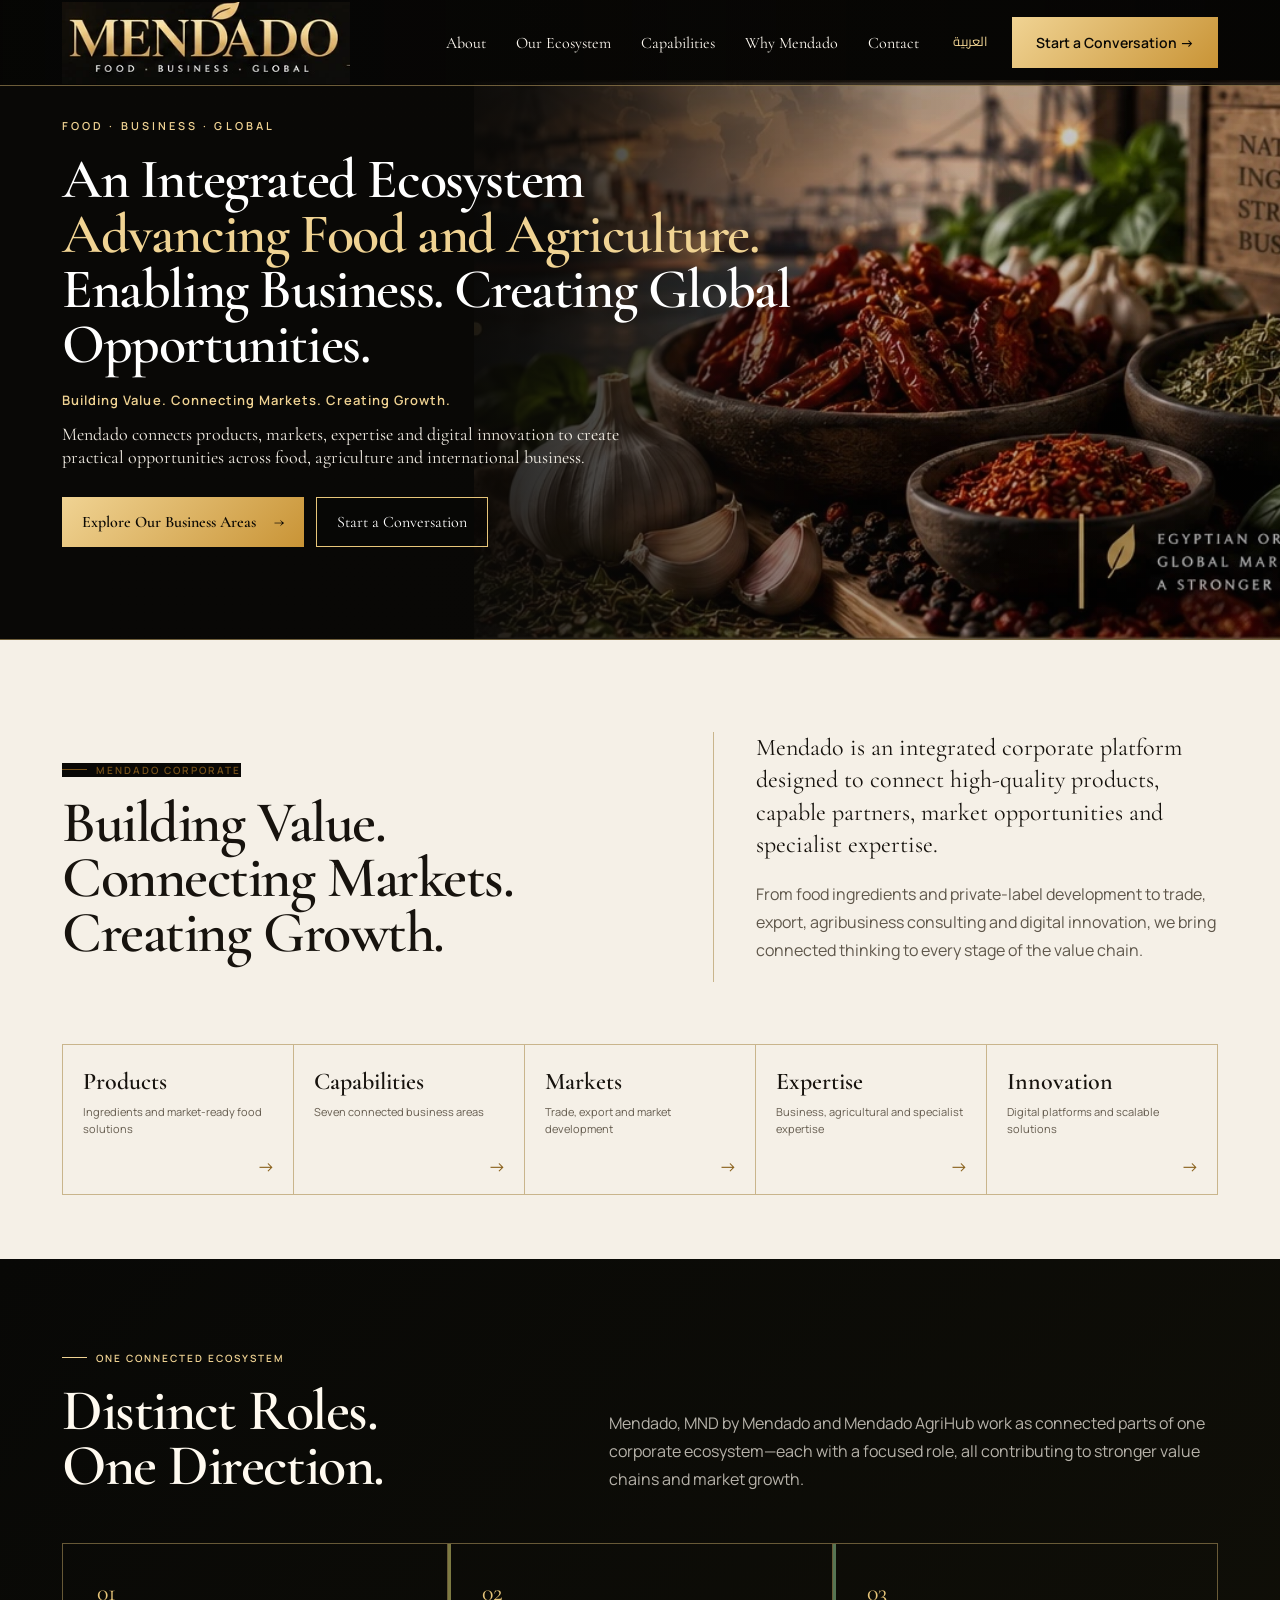
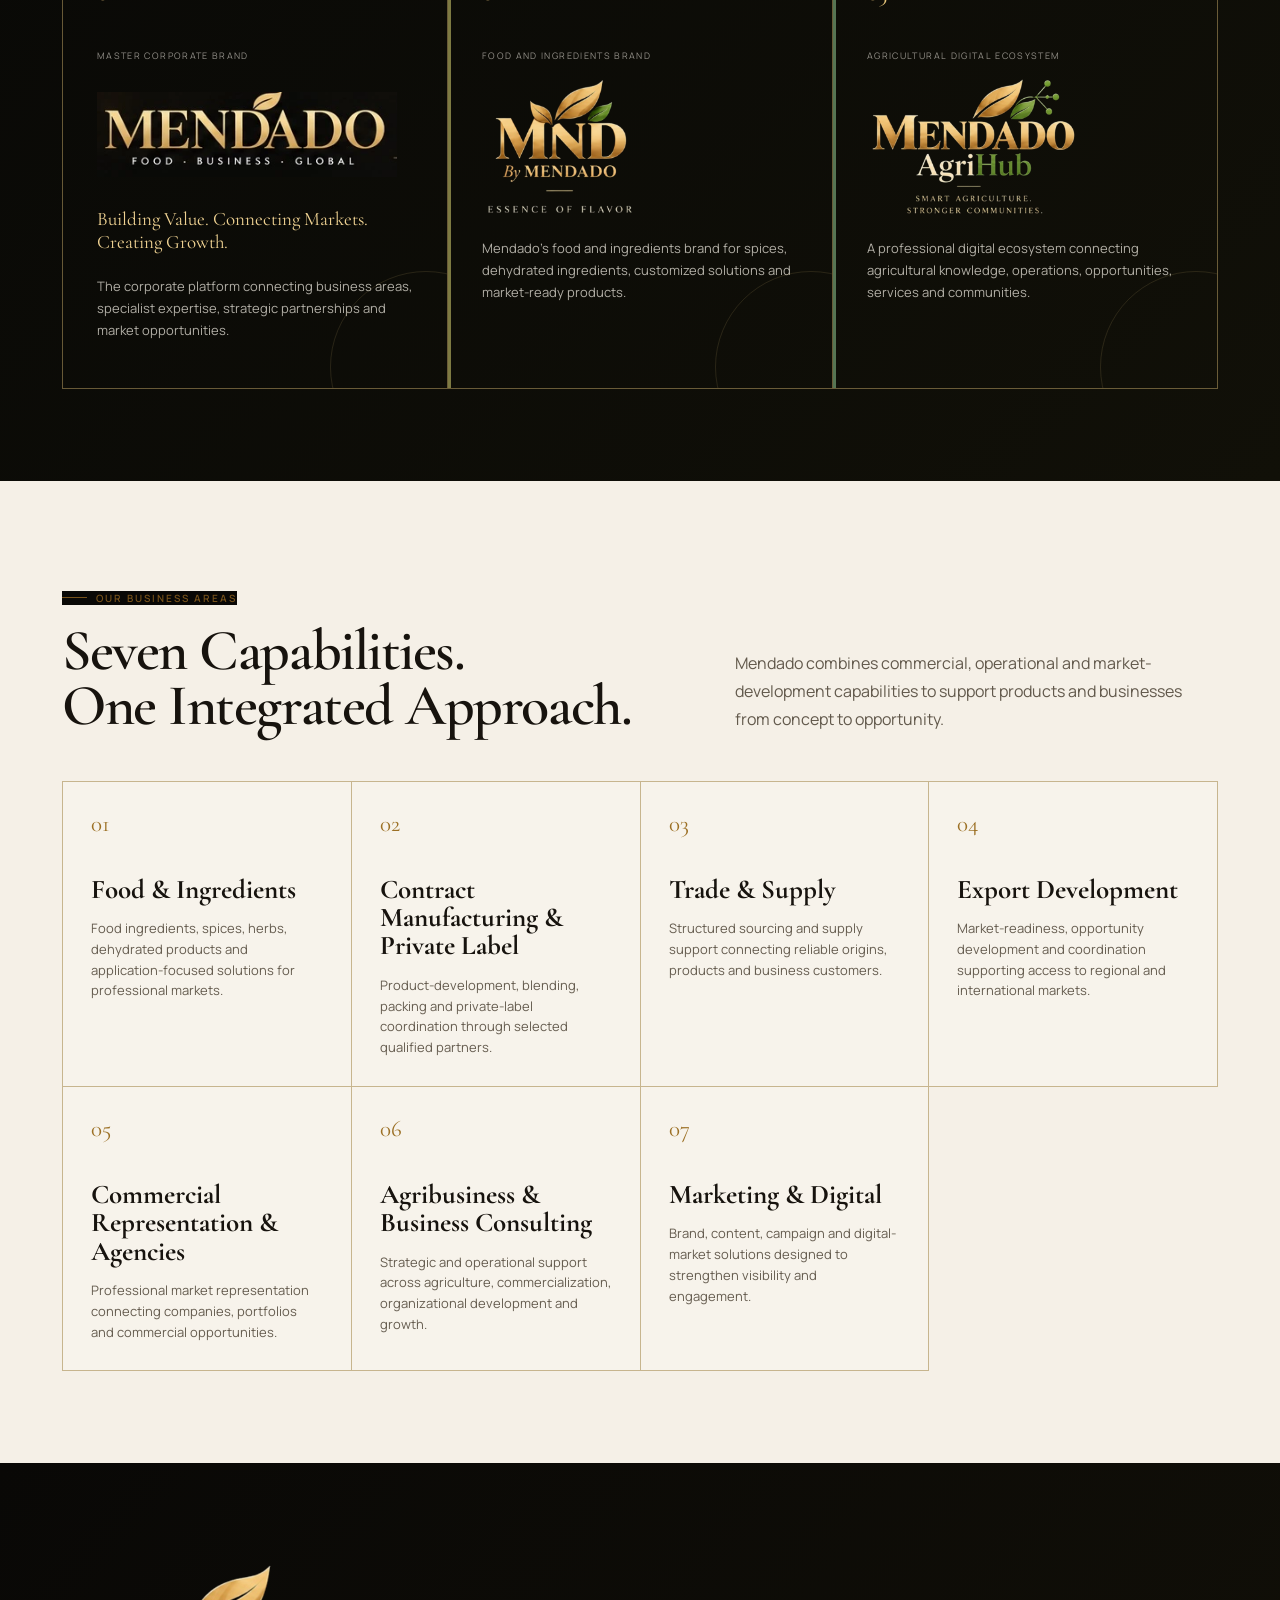
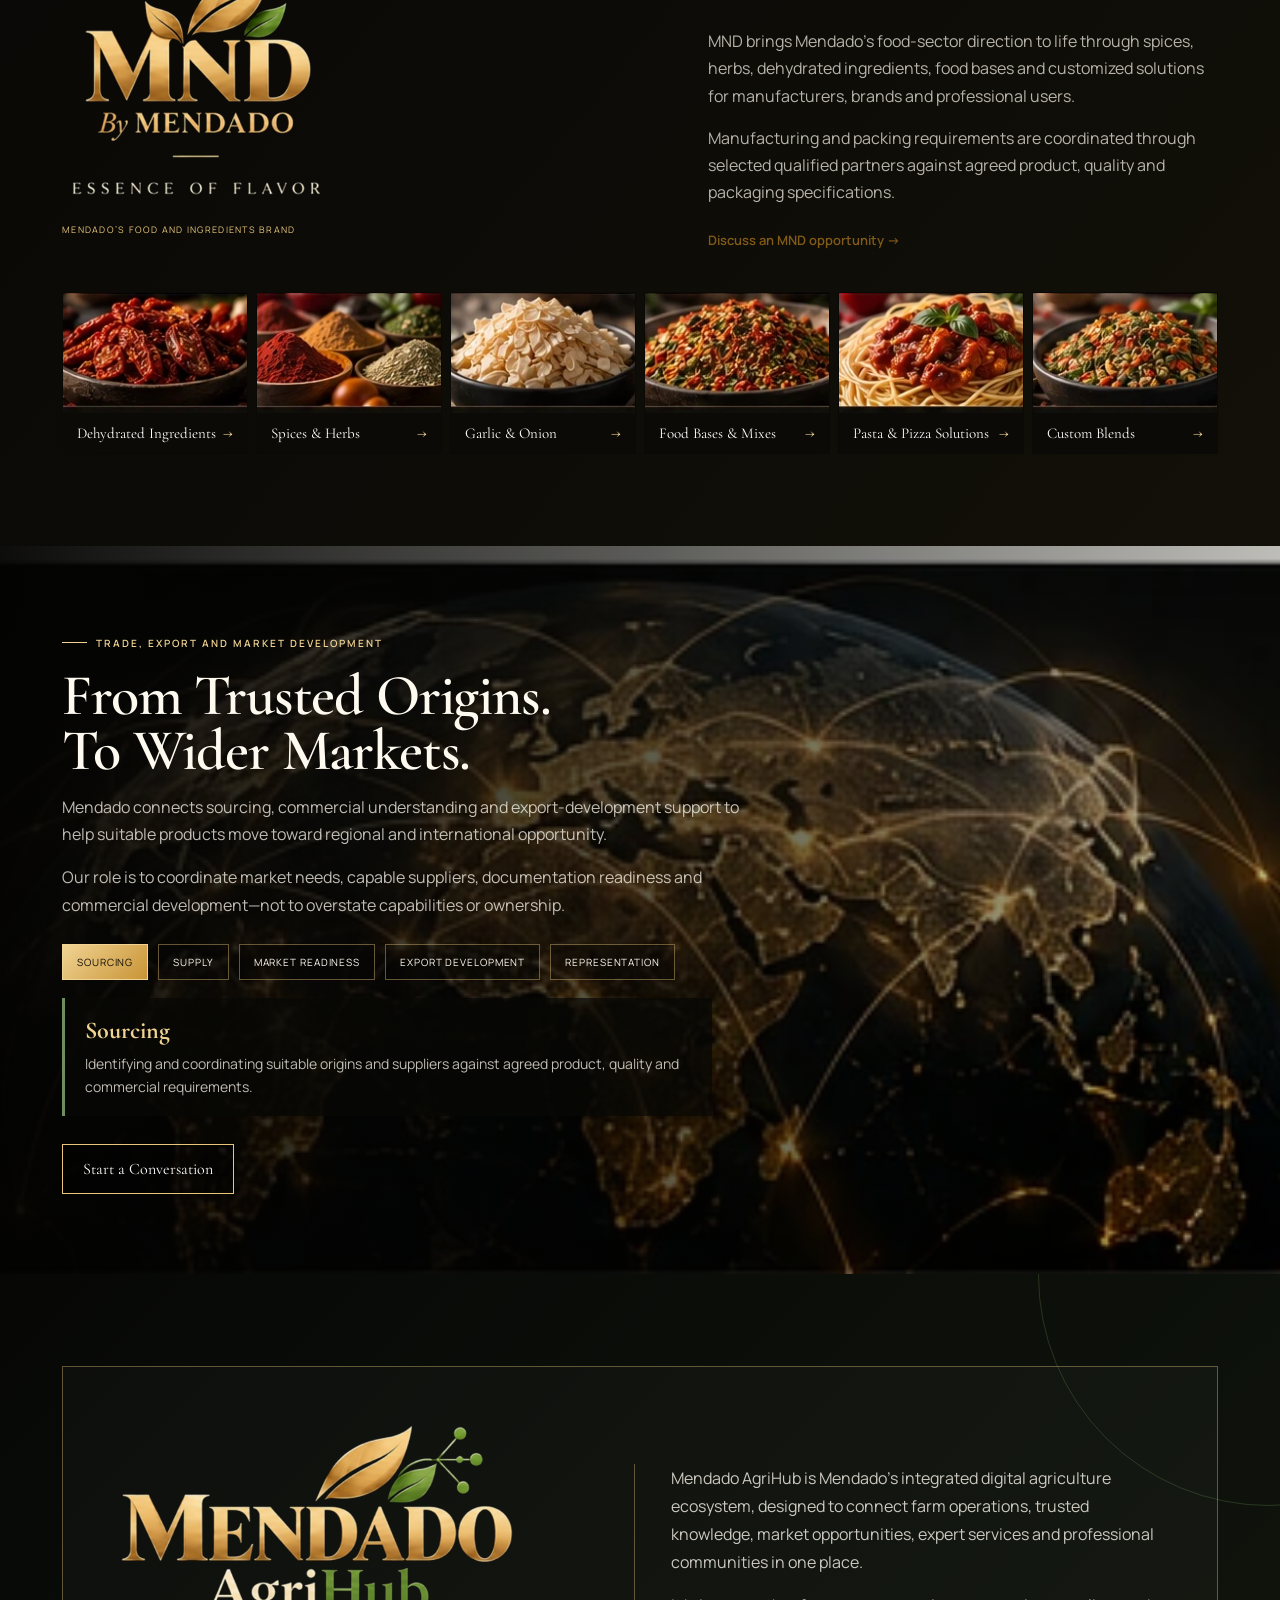
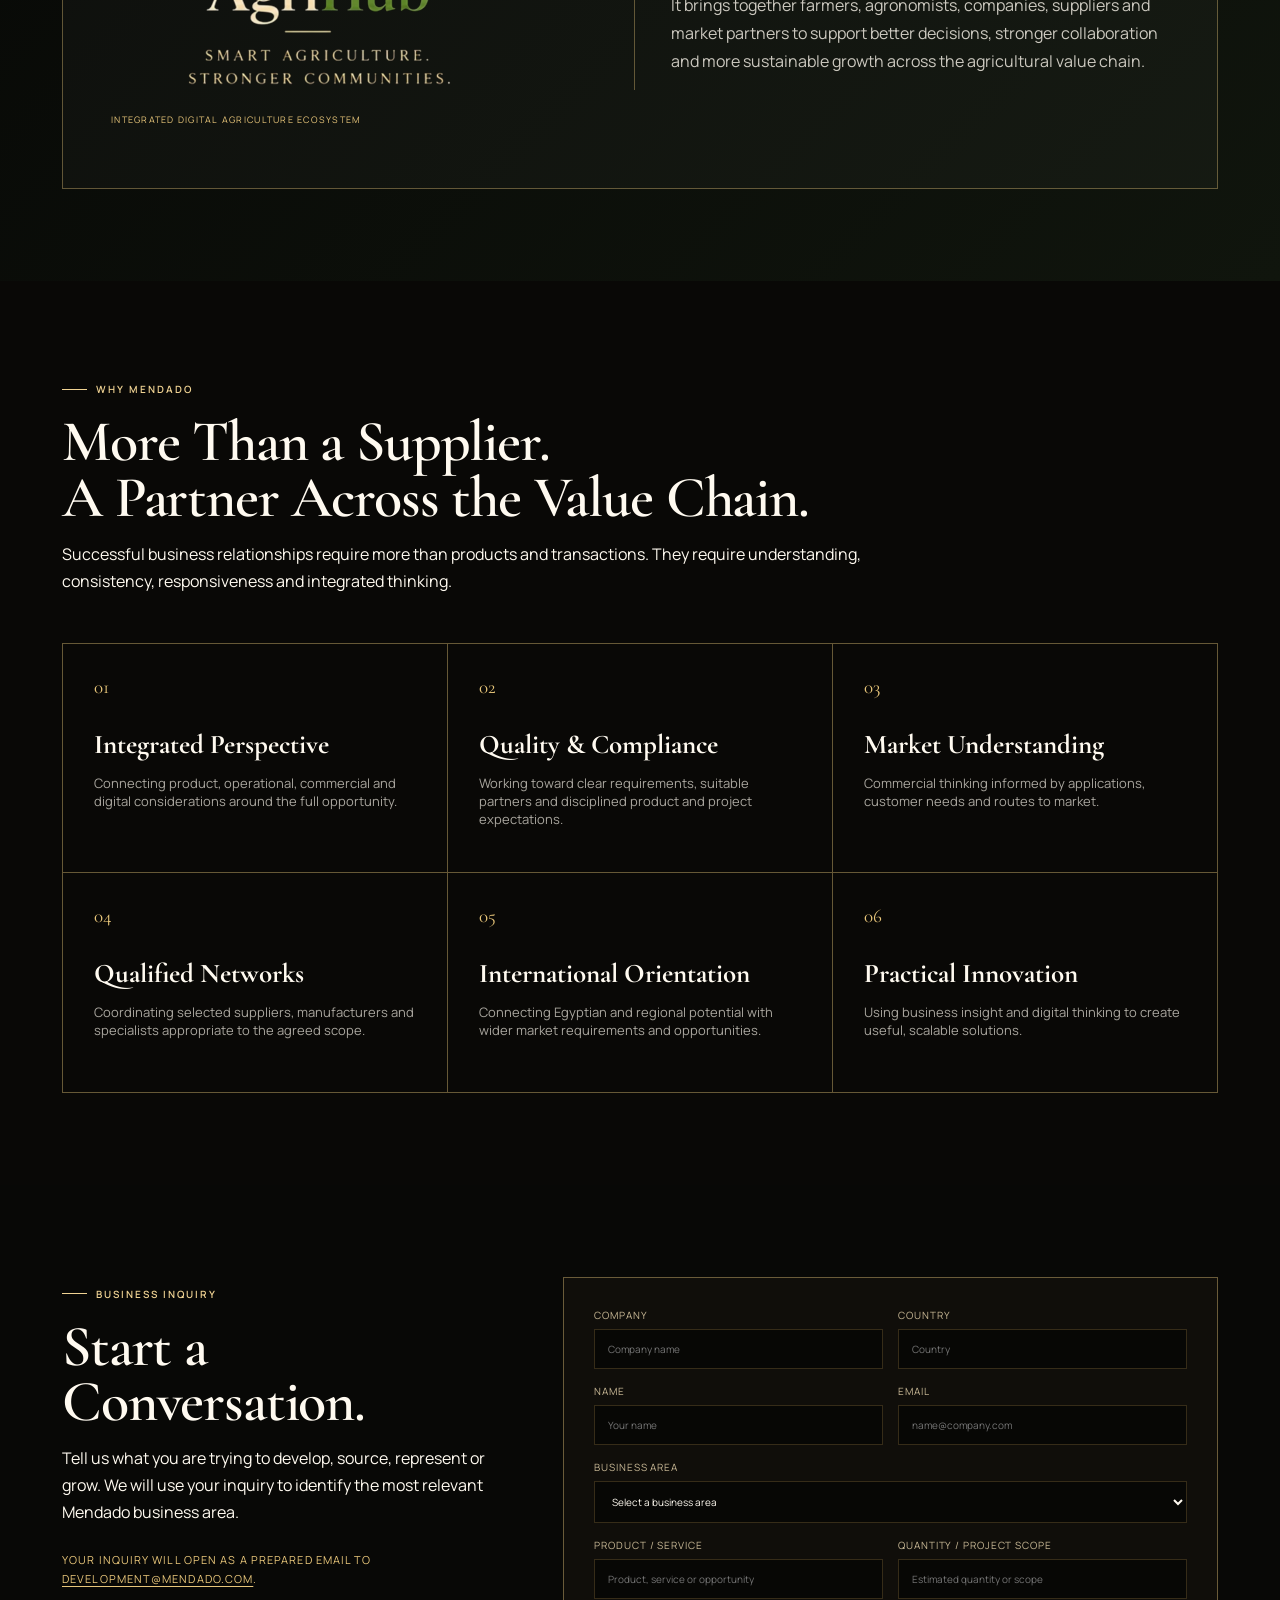
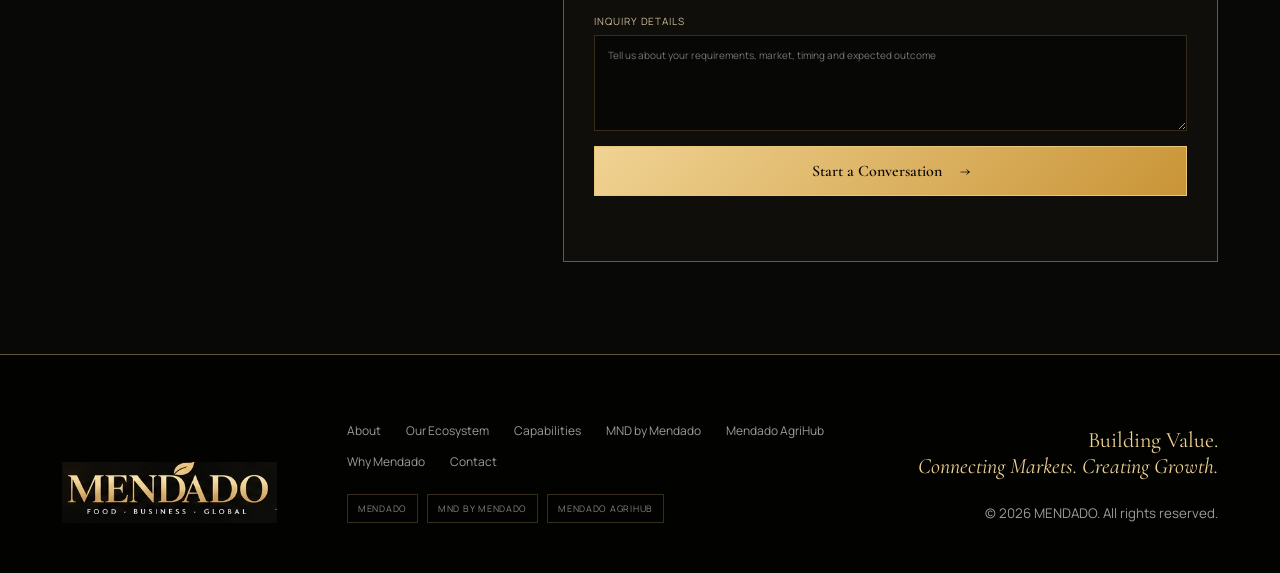
<file: en/index.html>
<!doctype html>
<html lang="en">
<head>
  <meta charset="utf-8" />
  <meta name="viewport" content="width=device-width, initial-scale=1" />
  <meta name="description" content="MENDADO connects food and ingredients, manufacturing partnerships, trade, export development, agribusiness expertise and digital innovation." />
  <title>MENDADO | Building Value. Connecting Markets. Creating Growth.</title>
  <meta name="theme-color" content="#080806">
  <meta property="og:title" content="MENDADO | Food. Business. Global.">
  <meta property="og:description" content="An integrated corporate ecosystem connecting products, markets, expertise and digital innovation.">
  <meta property="og:type" content="website">
  <meta property="og:image" content="../assets/og-preview.jpg">
  <link rel="icon" href="../assets/favicon.png" type="image/png">
  <link rel="preconnect" href="https://fonts.googleapis.com">
  <link rel="preconnect" href="https://fonts.gstatic.com" crossorigin>
  <link href="https://fonts.googleapis.com/css2?family=Cairo:wght@400;500;600&amp;family=Cormorant+Garamond:wght@500;600&amp;family=Manrope:wght@300;400;500;600&amp;display=swap" rel="stylesheet">
  <link rel="stylesheet" href="../styles.css?v=6-08" />
</head>
<body>
  <a class="skip-link" href="#main-content">Skip to content</a>
  <header class="site-header" id="top">
    <a class="brand" href="#top" aria-label="MENDADO home">
      <img src="../assets/concept-logo.webp" alt="MENDADO — Food, Business, Global" />
    </a>

    <button class="menu-toggle" aria-expanded="false" aria-controls="main-nav">
      <span></span><span></span><span class="sr-only">Toggle navigation</span>
    </button>

    <nav id="main-nav" class="main-nav" aria-label="Primary navigation">
      <a href="#about">About</a>
      <a href="#ecosystem">Our Ecosystem</a>
      <a href="#capabilities">Capabilities</a>
      <a href="#why-mendado">Why Mendado</a>
      <a href="#contact">Contact</a>
      <a class="mobile-language" href="../ar/" lang="ar" hreflang="ar">العربية</a>
    </nav>

    <div class="header-actions">
      <a class="language-link" href="../ar/" lang="ar" hreflang="ar">العربية</a>
      <a class="header-cta" href="#contact">Start a Conversation <span>→</span></a>
    </div>
  </header>

  <main id="main-content">
    <section class="concept-hero" aria-labelledby="hero-title">
      <div class="concept-hero-image" aria-hidden="true"><img src="../assets/hero-concept.webp" alt=""></div>
      <div class="concept-shade" aria-hidden="true"></div>

      <div class="hero-content">
        <div class="hero-kicker">FOOD · BUSINESS · GLOBAL</div>
        <h1 id="hero-title"><span>An Integrated Ecosystem</span><em>Advancing Food and Agriculture.</em><span>Enabling Business. Creating Global Opportunities.</span></h1>
        <p class="hero-slogan">Building Value. Connecting Markets. Creating Growth.</p>
        <p class="hero-summary">Mendado connects products, markets, expertise and digital innovation to create practical opportunities across food, agriculture and international business.</p>

        <div class="hero-actions">
          <a class="btn primary" href="#capabilities">Explore Our Business Areas <span>→</span></a>
          <a class="btn outline" href="#contact">Start a Conversation</a>
        </div>
      </div>
    </section>

    <section class="corporate-intro section light" id="about">
      <div class="intro-grid reveal">
        <div>
          <span class="eyebrow dark">Mendado corporate</span>
          <h2>Building Value.<br>Connecting Markets.<br>Creating Growth.</h2>
        </div>
        <div class="intro-copy">
          <p class="lead">Mendado is an integrated corporate platform designed to connect high-quality products, capable partners, market opportunities and specialist expertise.</p>
          <p>From food ingredients and private-label development to trade, export, agribusiness consulting and digital innovation, we bring connected thinking to every stage of the value chain.</p>
        </div>
      </div>
      <div class="value-strip" aria-label="Explore Mendado's value proposition">
        <a class="value-link" href="#mnd"><strong>Products</strong><small>Ingredients and market-ready food solutions</small><span aria-hidden="true">→</span></a>
        <a class="value-link" href="#capabilities"><strong>Capabilities</strong><small>Seven connected business areas</small><span aria-hidden="true">→</span></a>
        <a class="value-link" href="#trade"><strong>Markets</strong><small>Trade, export and market development</small><span aria-hidden="true">→</span></a>
        <a class="value-link" href="#why-mendado"><strong>Expertise</strong><small>Business, agricultural and specialist expertise</small><span aria-hidden="true">→</span></a>
        <a class="value-link" href="#agrihub"><strong>Innovation</strong><small>Digital platforms and scalable solutions</small><span aria-hidden="true">→</span></a>
      </div>
    </section>

    <section class="ecosystem-section dark" id="ecosystem">
      <div class="ecosystem-heading reveal">
        <span class="eyebrow gold">One connected ecosystem</span>
        <h2>Distinct Roles.<br>One Direction.</h2>
        <p>Mendado, MND by Mendado and Mendado AgriHub work as connected parts of one corporate ecosystem—each with a focused role, all contributing to stronger value chains and market growth.</p>
      </div>

      <div class="ecosystem-grid">
        <article class="ecosystem-card master reveal">
          <span class="ecosystem-number">01</span>
          <p class="brand-type">Master corporate brand</p>
          <img class="ecosystem-logo ecosystem-logo-master" src="../assets/concept-logo.webp" alt="MENDADO — Food, Business, Global">
          <p class="brand-message">Building Value. Connecting Markets. Creating Growth.</p>
          <p>The corporate platform connecting business areas, specialist expertise, strategic partnerships and market opportunities.</p>
        </article>
        <article class="ecosystem-card mnd reveal">
          <span class="ecosystem-number">02</span>
          <p class="brand-type">Food and ingredients brand</p>
          <img class="ecosystem-logo ecosystem-logo-mnd" src="../assets/mnd-by-mendado-logo.png" alt="MND by Mendado — Essence of Flavor">
          <p>Mendado’s food and ingredients brand for spices, dehydrated ingredients, customized solutions and market-ready products.</p>
        </article>
        <article class="ecosystem-card agrihub reveal">
          <span class="ecosystem-number">03</span>
          <p class="brand-type">Agricultural digital ecosystem</p>
          <img class="ecosystem-logo ecosystem-logo-agrihub" src="../assets/mendado-agrihub-logo.png" alt="Mendado AgriHub — Smart Agriculture. Stronger Communities.">
          <p>A professional digital ecosystem connecting agricultural knowledge, operations, opportunities, services and communities.</p>
        </article>
      </div>
    </section>

    <section class="capabilities-section section light" id="capabilities">
      <div class="capabilities-heading reveal">
        <div>
          <span class="eyebrow dark">Our business areas</span>
          <h2>Seven Capabilities.<br>One Integrated Approach.</h2>
        </div>
        <p>Mendado combines commercial, operational and market-development capabilities to support products and businesses from concept to opportunity.</p>
      </div>

      <div class="capability-grid">
        <article class="capability-card reveal"><span>01</span><h3>Food &amp; Ingredients</h3><p>Food ingredients, spices, herbs, dehydrated products and application-focused solutions for professional markets.</p></article>
        <article class="capability-card reveal"><span>02</span><h3>Contract Manufacturing &amp; Private Label</h3><p>Product-development, blending, packing and private-label coordination through selected qualified partners.</p></article>
        <article class="capability-card reveal"><span>03</span><h3>Trade &amp; Supply</h3><p>Structured sourcing and supply support connecting reliable origins, products and business customers.</p></article>
        <article class="capability-card reveal"><span>04</span><h3>Export Development</h3><p>Market-readiness, opportunity development and coordination supporting access to regional and international markets.</p></article>
        <article class="capability-card reveal"><span>05</span><h3>Commercial Representation &amp; Agencies</h3><p>Professional market representation connecting companies, portfolios and commercial opportunities.</p></article>
        <article class="capability-card reveal"><span>06</span><h3>Agribusiness &amp; Business Consulting</h3><p>Strategic and operational support across agriculture, commercialization, organizational development and growth.</p></article>
        <article class="capability-card reveal"><span>07</span><h3>Marketing &amp; Digital</h3><p>Brand, content, campaign and digital-market solutions designed to strengthen visibility and engagement.</p></article>
      </div>
    </section>

    <section class="mnd-feature" id="mnd">
      <div class="feature-heading reveal">
        <div>
          <img class="feature-brand-logo mnd-brand-logo" src="../assets/mnd-by-mendado-logo.png" alt="MND by Mendado — Essence of Flavor">
          <p class="feature-label">Mendado’s food and ingredients brand</p>
        </div>
        <div class="feature-copy">
          <p>MND brings Mendado’s food-sector direction to life through spices, herbs, dehydrated ingredients, food bases and customized solutions for manufacturers, brands and professional users.</p>
          <p>Manufacturing and packing requirements are coordinated through selected qualified partners against agreed product, quality and packaging specifications.</p>
          <a class="text-link light-link" href="#contact">Discuss an MND opportunity <span>→</span></a>
        </div>
      </div>

      <div class="product-grid-concept">
        <a class="concept-product" href="#contact"><img src="../assets/product-dehydrated.webp" alt="Dehydrated ingredients"><span>Dehydrated Ingredients <b>→</b></span></a>
        <a class="concept-product" href="#contact"><img src="../assets/product-spices.webp" alt="Spices and herbs"><span>Spices &amp; Herbs <b>→</b></span></a>
        <a class="concept-product" href="#contact"><img src="../assets/product-garlic-onion.webp" alt="Garlic and onion"><span>Garlic &amp; Onion <b>→</b></span></a>
        <a class="concept-product" href="#contact"><img src="../assets/product-bases.webp" alt="Food bases and mixes"><span>Food Bases &amp; Mixes <b>→</b></span></a>
        <a class="concept-product" href="#contact"><img src="../assets/product-pasta.webp" alt="Pasta and pizza solutions"><span>Pasta &amp; Pizza Solutions <b>→</b></span></a>
        <a class="concept-product" href="#contact"><img src="../assets/product-custom.webp" alt="Custom blends"><span>Custom Blends <b>→</b></span></a>
      </div>
    </section>

    <section class="global-section" id="trade">
      <div class="global-bg">
        <img src="../assets/global-supply.webp" alt="Global supply, trade and export network" />
      </div>
      <div class="global-copy reveal">
        <span class="eyebrow gold">Trade, export and market development</span>
        <h2>From Trusted Origins.<br>To Wider Markets.</h2>
        <p>Mendado connects sourcing, commercial understanding and export-development support to help suitable products move toward regional and international opportunity.</p>
        <p>Our role is to coordinate market needs, capable suppliers, documentation readiness and commercial development—not to overstate capabilities or ownership.</p>
        <div class="global-tags" role="tablist" aria-label="Trade, export and market-development services">
          <button class="global-tag is-active" type="button" role="tab" aria-selected="true" aria-controls="trade-detail" data-title="Sourcing" data-description="Identifying and coordinating suitable origins and suppliers against agreed product, quality and commercial requirements.">Sourcing</button>
          <button class="global-tag" type="button" role="tab" aria-selected="false" aria-controls="trade-detail" data-title="Supply" data-description="Connecting capable suppliers with business demand while supporting specifications, documentation and supply coordination.">Supply</button>
          <button class="global-tag" type="button" role="tab" aria-selected="false" aria-controls="trade-detail" data-title="Market Readiness" data-description="Assessing product fit, documentation, packaging and commercial requirements before market entry.">Market Readiness</button>
          <button class="global-tag" type="button" role="tab" aria-selected="false" aria-controls="trade-detail" data-title="Export Development" data-description="Supporting opportunity development, partner coordination and practical preparation for regional and international markets.">Export Development</button>
          <button class="global-tag" type="button" role="tab" aria-selected="false" aria-controls="trade-detail" data-title="Representation" data-description="Connecting selected companies and portfolios with relevant market relationships and commercial opportunities.">Representation</button>
        </div>
        <div class="trade-detail" id="trade-detail" role="tabpanel" aria-live="polite" tabindex="0">
          <h3>Sourcing</h3>
          <p>Identifying and coordinating suitable origins and suppliers against agreed product, quality and commercial requirements.</p>
        </div>
        <a class="btn outline trade-cta" href="#contact">Start a Conversation</a>
      </div>
    </section>

    <section class="agrihub-feature section dark" id="agrihub">
      <div class="agrihub-panel reveal">
        <div>
          <img class="feature-brand-logo agrihub-brand-logo" src="../assets/mendado-agrihub-logo.png" alt="Mendado AgriHub — Smart Agriculture. Stronger Communities.">
          <p class="feature-label">Integrated Digital Agriculture Ecosystem</p>
        </div>
        <div class="agrihub-copy">
          <p>Mendado AgriHub is Mendado’s integrated digital agriculture ecosystem, designed to connect farm operations, trusted knowledge, market opportunities, expert services and professional communities in one place.</p>
          <p>It brings together farmers, agronomists, companies, suppliers and market partners to support better decisions, stronger collaboration and more sustainable growth across the agricultural value chain.</p>
        </div>
      </div>
    </section>

    <section class="why-section dark" id="why-mendado">
      <div class="why-intro reveal">
        <span class="eyebrow gold">Why Mendado</span>
        <h2>More Than a Supplier.<br>A Partner Across the Value Chain.</h2>
        <p>Successful business relationships require more than products and transactions. They require understanding, consistency, responsiveness and integrated thinking.</p>
      </div>
      <div class="why-grid">
        <div class="why-card reveal"><span>01</span><h3>Integrated Perspective</h3><p>Connecting product, operational, commercial and digital considerations around the full opportunity.</p></div>
        <div class="why-card reveal"><span>02</span><h3>Quality &amp; Compliance</h3><p>Working toward clear requirements, suitable partners and disciplined product and project expectations.</p></div>
        <div class="why-card reveal"><span>03</span><h3>Market Understanding</h3><p>Commercial thinking informed by applications, customer needs and routes to market.</p></div>
        <div class="why-card reveal"><span>04</span><h3>Qualified Networks</h3><p>Coordinating selected suppliers, manufacturers and specialists appropriate to the agreed scope.</p></div>
        <div class="why-card reveal"><span>05</span><h3>International Orientation</h3><p>Connecting Egyptian and regional potential with wider market requirements and opportunities.</p></div>
        <div class="why-card reveal"><span>06</span><h3>Practical Innovation</h3><p>Using business insight and digital thinking to create useful, scalable solutions.</p></div>
      </div>
    </section>

    <section class="contact-section" id="contact">
      <div class="contact-copy reveal">
        <span class="eyebrow gold">Business inquiry</span>
        <h2>Start a Conversation.</h2>
        <p>Tell us what you are trying to develop, source, represent or grow. We will use your inquiry to identify the most relevant Mendado business area.</p>
        <p class="form-status">Your inquiry will open as a prepared email to <a href="mailto:Development@mendado.com">Development@mendado.com</a>.</p>
      </div>

      <form class="rfq-form reveal" id="business-inquiry" data-recipient="Development@mendado.com" aria-describedby="form-status-note">
        <p class="sr-only" id="form-status-note">Submitting this form opens your email application with the inquiry details prepared for Mendado.</p>
        <div class="field-row">
          <label>Company<input type="text" name="company" placeholder="Company name" autocomplete="organization" required></label>
          <label>Country<input type="text" name="country" placeholder="Country" autocomplete="country-name" required></label>
        </div>
        <div class="field-row">
          <label>Name<input type="text" name="name" placeholder="Your name" autocomplete="name" required></label>
          <label>Email<input type="email" name="email" placeholder="name@company.com" autocomplete="email" required></label>
        </div>
        <label>Business area
          <select name="interest" required>
            <option value="" selected disabled>Select a business area</option>
            <option>Food &amp; Ingredients</option>
            <option>Contract Manufacturing &amp; Private Label</option>
            <option>Trade &amp; Supply</option>
            <option>Export Development</option>
            <option>Commercial Representation &amp; Agencies</option>
            <option>Agribusiness &amp; Business Consulting</option>
            <option>Marketing &amp; Digital</option>
            <option>Mendado AgriHub</option>
          </select>
        </label>
        <div class="field-row">
          <label>Product / Service<input type="text" name="product" placeholder="Product, service or opportunity"></label>
          <label>Quantity / Project Scope<input type="text" name="quantity" placeholder="Estimated quantity or scope"></label>
        </div>
        <label>Inquiry details<textarea name="message" rows="5" placeholder="Tell us about your requirements, market, timing and expected outcome" required></textarea></label>
        <button class="btn btn-gold" type="submit">Start a Conversation <span>→</span></button>
        <p class="submission-status" role="status" aria-live="polite"></p>
      </form>
    </section>
  </main>

  <footer>
    <div class="footer-brand">
      <img src="../assets/concept-logo.webp" alt="MENDADO — Food, Business, Global" />
    </div>
    <div class="footer-center">
      <nav class="footer-links" aria-label="Footer navigation">
        <a href="#about">About</a><a href="#ecosystem">Our Ecosystem</a><a href="#capabilities">Capabilities</a>
        <a href="#mnd">MND by Mendado</a><a href="#agrihub">Mendado AgriHub</a><a href="#why-mendado">Why Mendado</a><a href="#contact">Contact</a>
      </nav>
      <div class="footer-ecosystem">
        <span>Mendado</span><span>MND by Mendado</span><span>Mendado AgriHub</span>
      </div>
    </div>
    <div class="footer-end">
      <p>Building Value.<br><em>Connecting Markets. Creating Growth.</em></p>
      <small>© <span id="year"></span> MENDADO. All rights reserved.</small>
    </div>
  </footer>

  <script src="../script.js?v=6-08"></script>
</body>
</html>
</file>
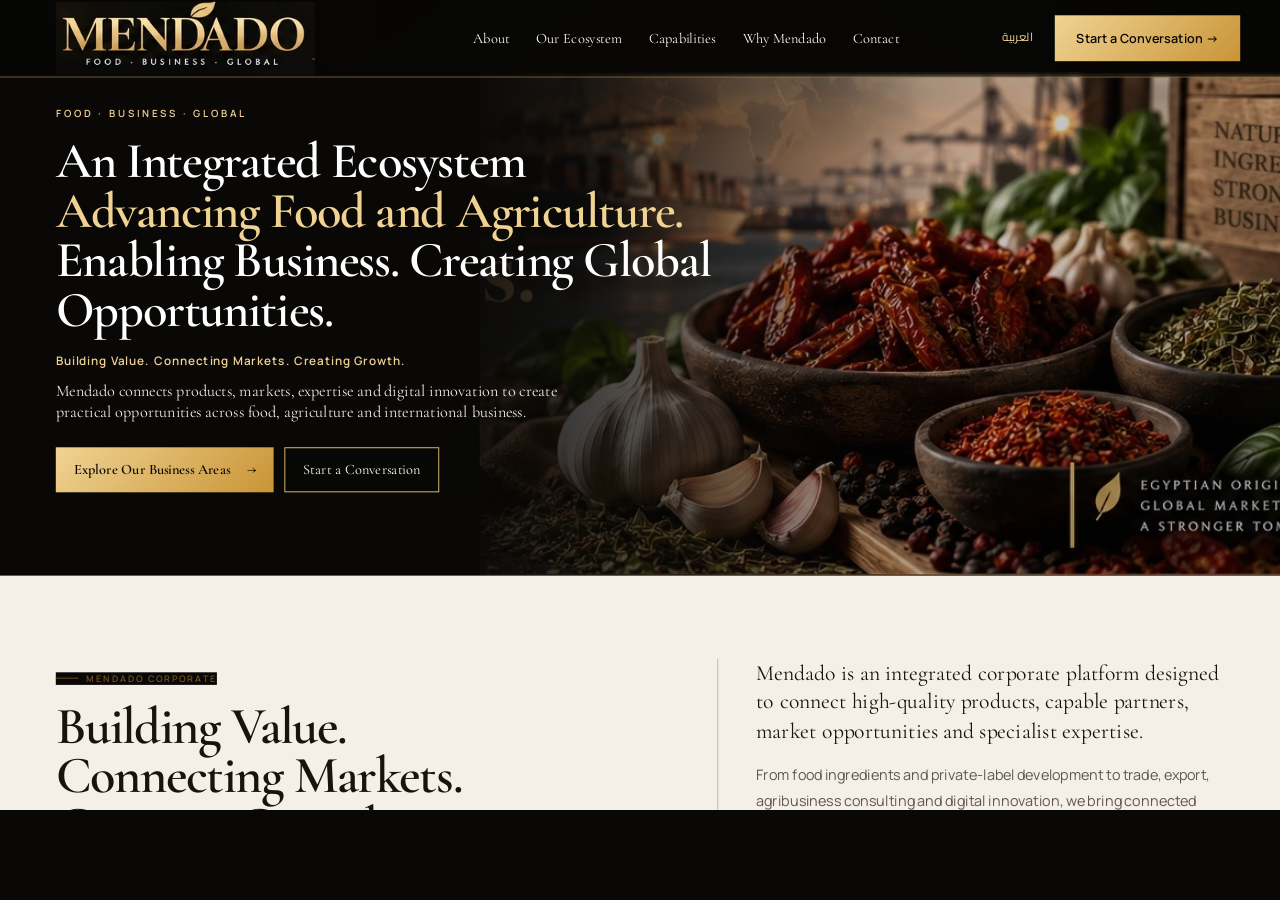
<file: docs/v6-recovery/evidence/v6-01-desktop-preview.html>
<!doctype html>
<html lang="en">
<head>
  <meta charset="utf-8">
  <meta name="viewport" content="width=device-width, initial-scale=1">
  <title>V6-01 desktop verification frame</title>
  <style>
    html,body{margin:0;width:1296px;height:810px;overflow:hidden;background:#090806}
    iframe{display:block;width:1440px;height:900px;border:0;transform:scale(.9);transform-origin:0 0}
  </style>
</head>
<body>
  <iframe src="../../../index.html" title="MENDADO V6-01 desktop preview"></iframe>
</body>
</html>
</file>
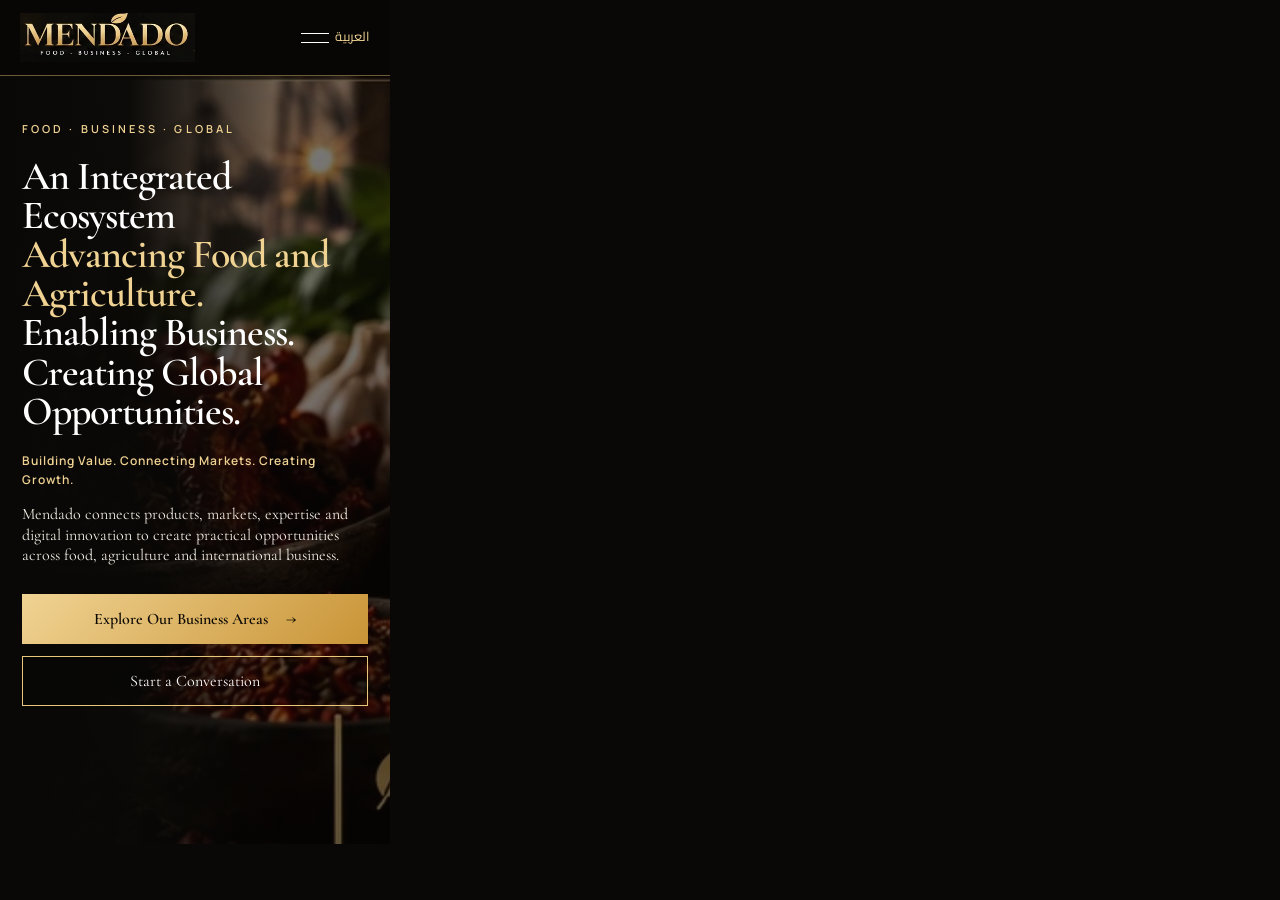
<file: docs/v6-recovery/evidence/v6-01-mobile-preview.html>
<!doctype html>
<html lang="en">
<head>
  <meta charset="utf-8">
  <meta name="viewport" content="width=device-width, initial-scale=1">
  <title>V6-01 mobile verification frame</title>
  <style>
    html,body{margin:0;width:390px;height:844px;overflow:hidden;background:#090806}
    iframe{display:block;width:390px;height:844px;border:0}
  </style>
</head>
<body>
  <iframe src="../../../index.html" title="MENDADO V6-01 mobile preview"></iframe>
</body>
</html>
</file>
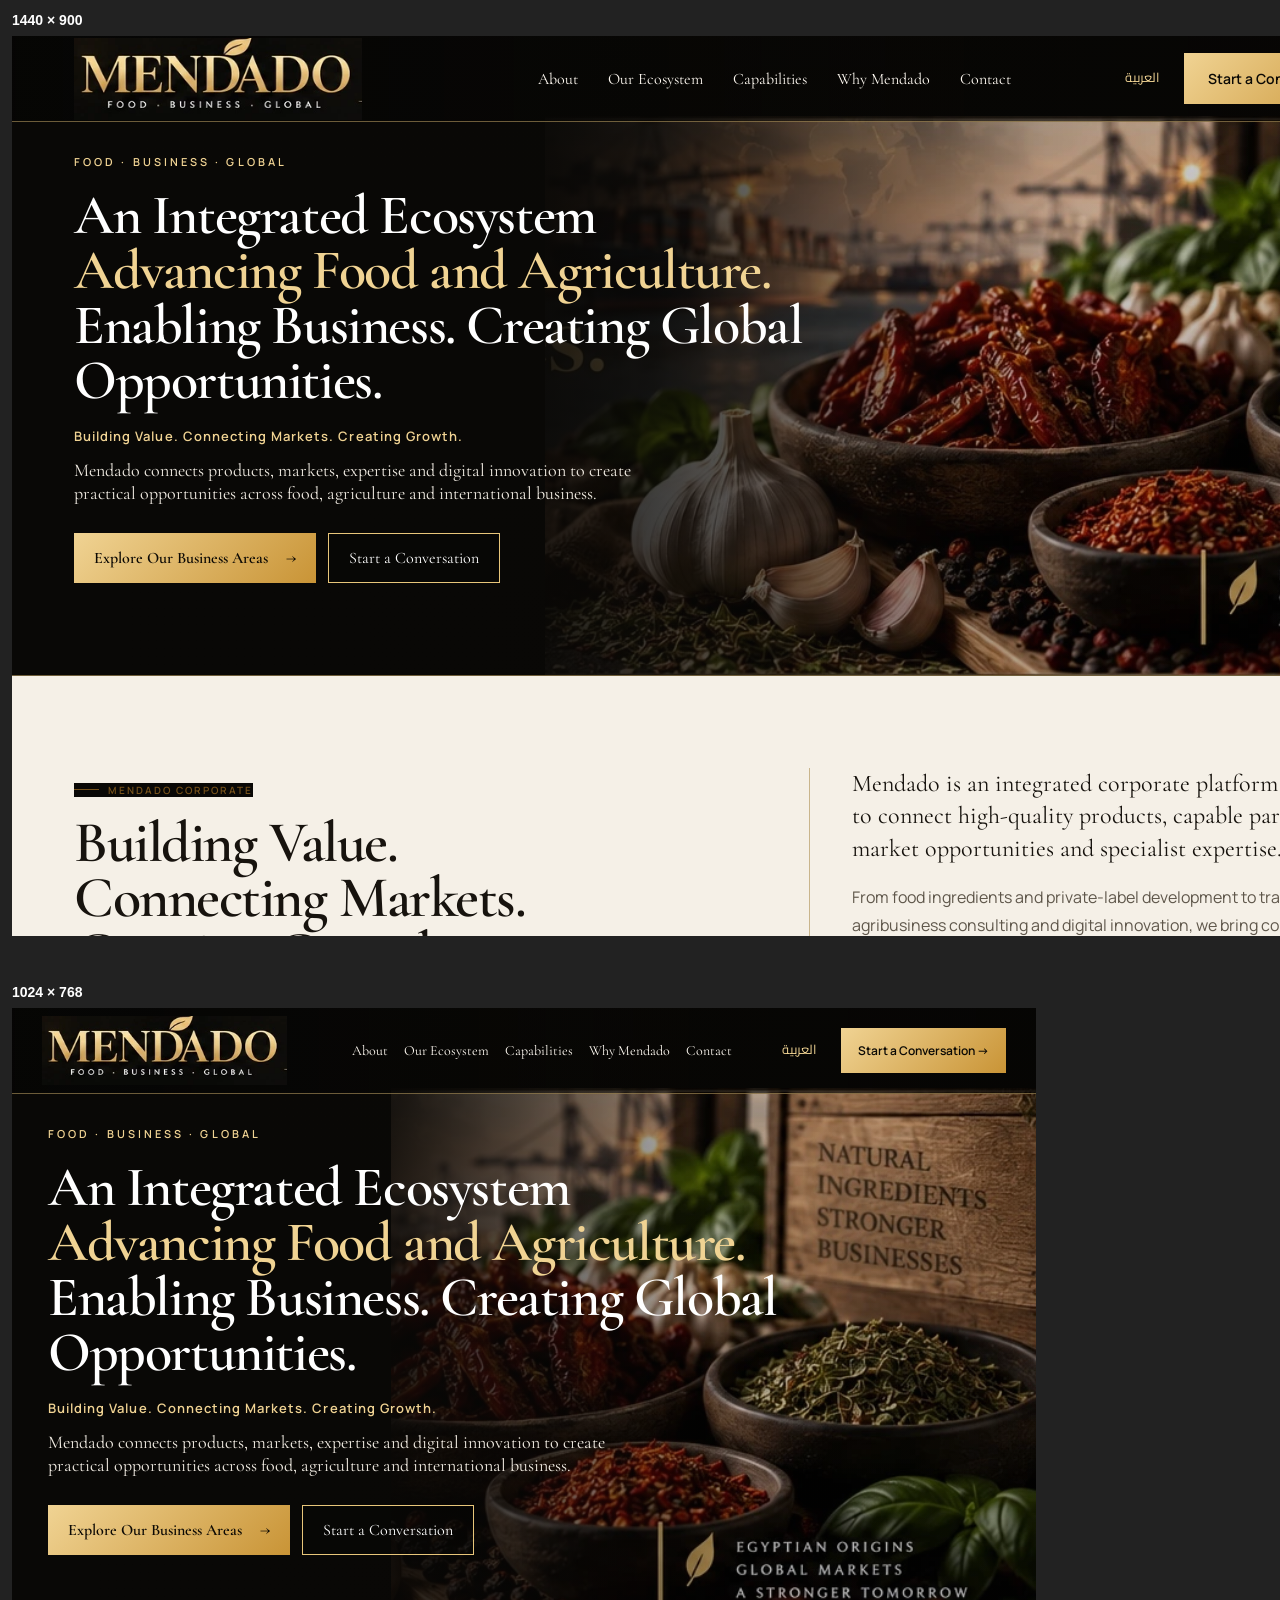
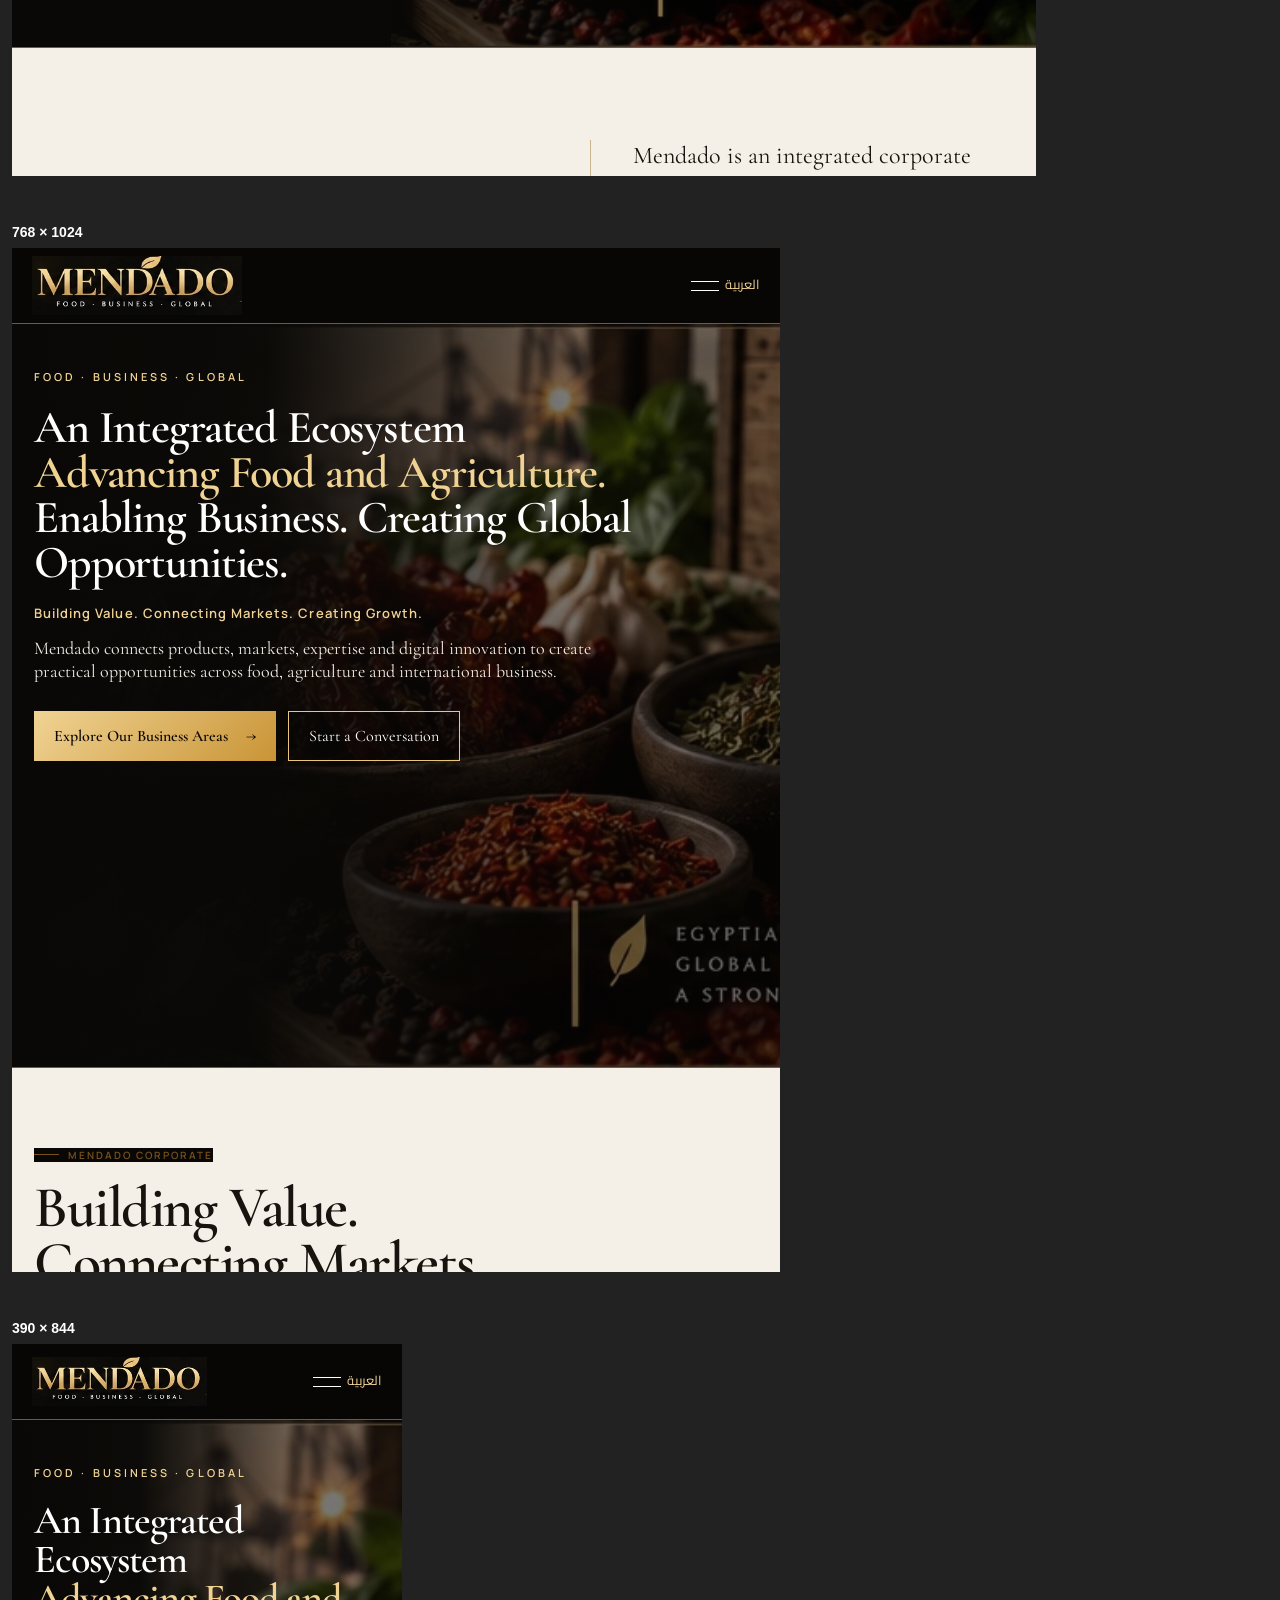
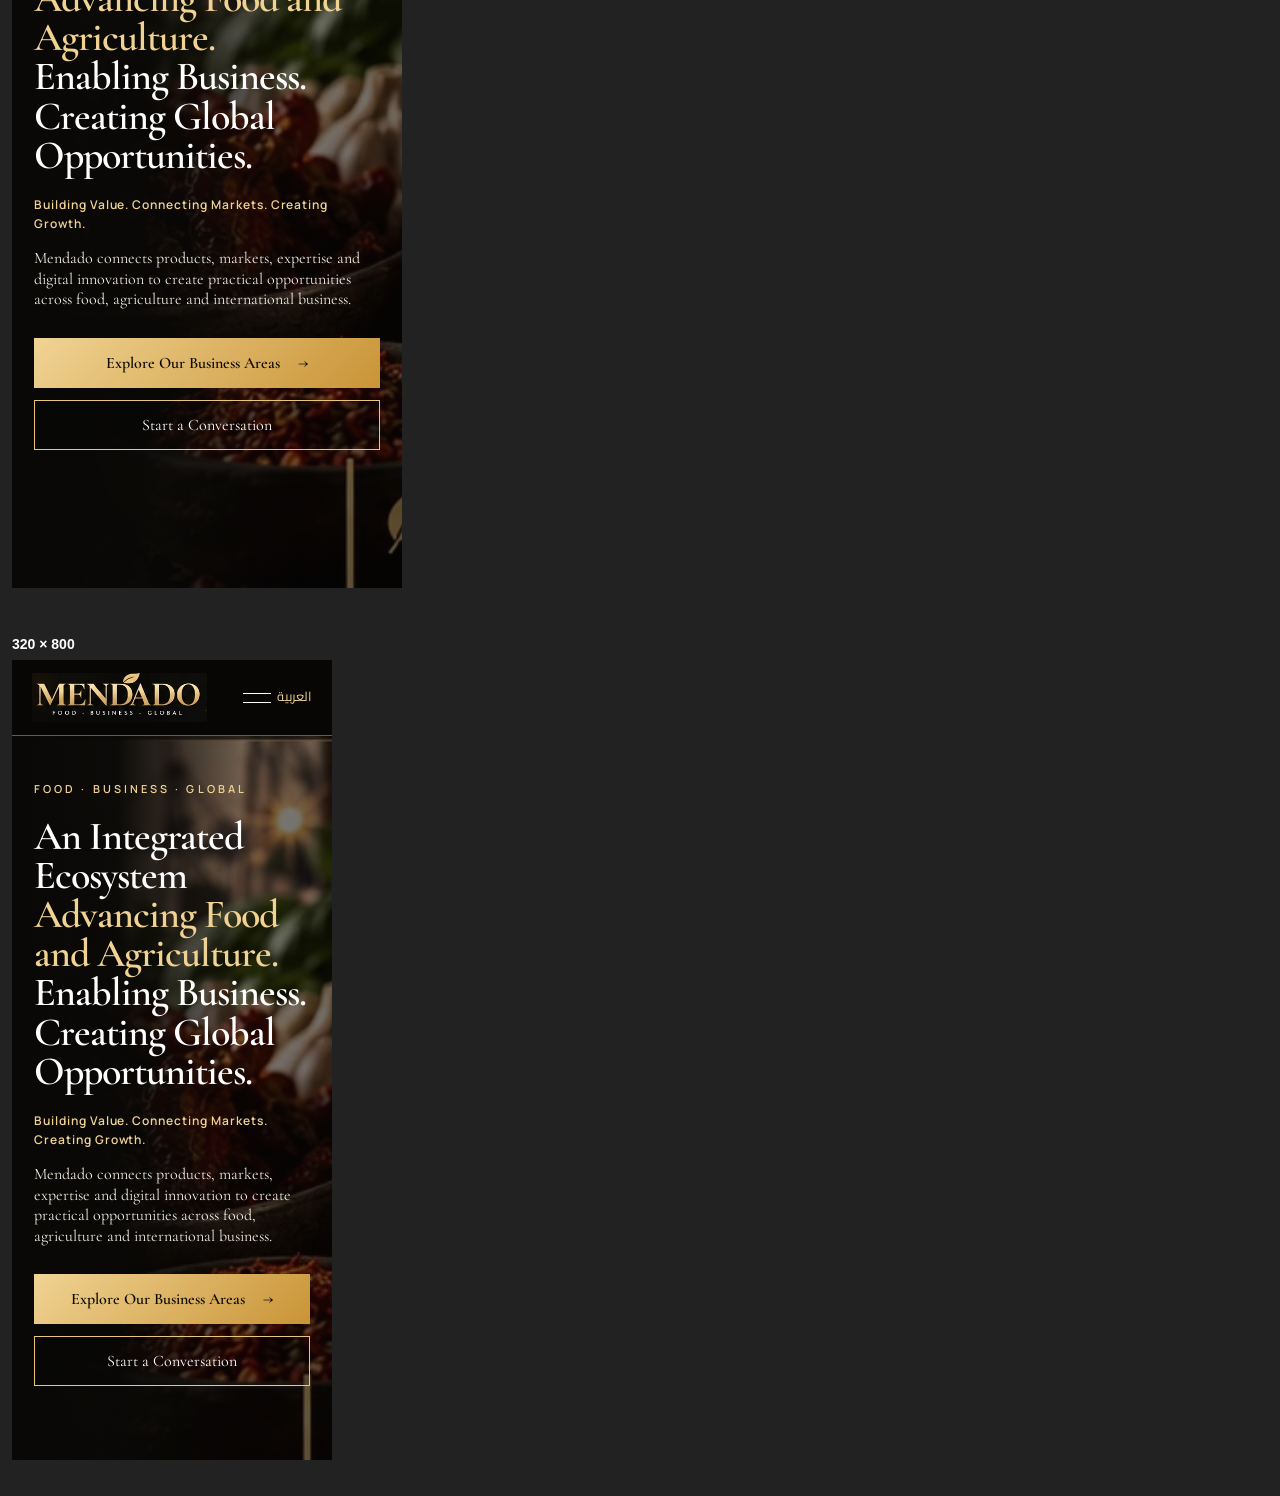
<file: docs/v6-recovery/evidence/v6-02-responsive-preview.html>
<!doctype html>
<html lang="en">
<head>
  <meta charset="utf-8">
  <title>V6-02 responsive verification frames</title>
  <style>
    body{margin:0;background:#222;color:#fff;font:14px sans-serif}
    section{margin:0 0 24px;padding:12px}
    h2{margin:0 0 8px;font-size:14px}
    iframe{display:block;border:0;background:#090806}
  </style>
</head>
<body>
  <section><h2>1440 × 900</h2><iframe data-viewport="1440" src="../../../index.html" width="1440" height="900" title="1440 pixel preview"></iframe></section>
  <section><h2>1024 × 768</h2><iframe data-viewport="1024" src="../../../index.html" width="1024" height="768" title="1024 pixel preview"></iframe></section>
  <section><h2>768 × 1024</h2><iframe data-viewport="768" src="../../../index.html" width="768" height="1024" title="768 pixel preview"></iframe></section>
  <section><h2>390 × 844</h2><iframe data-viewport="390" src="../../../index.html" width="390" height="844" title="390 pixel preview"></iframe></section>
  <section><h2>320 × 800</h2><iframe data-viewport="320" src="../../../index.html" width="320" height="800" title="320 pixel preview"></iframe></section>
</body>
</html>
</file>
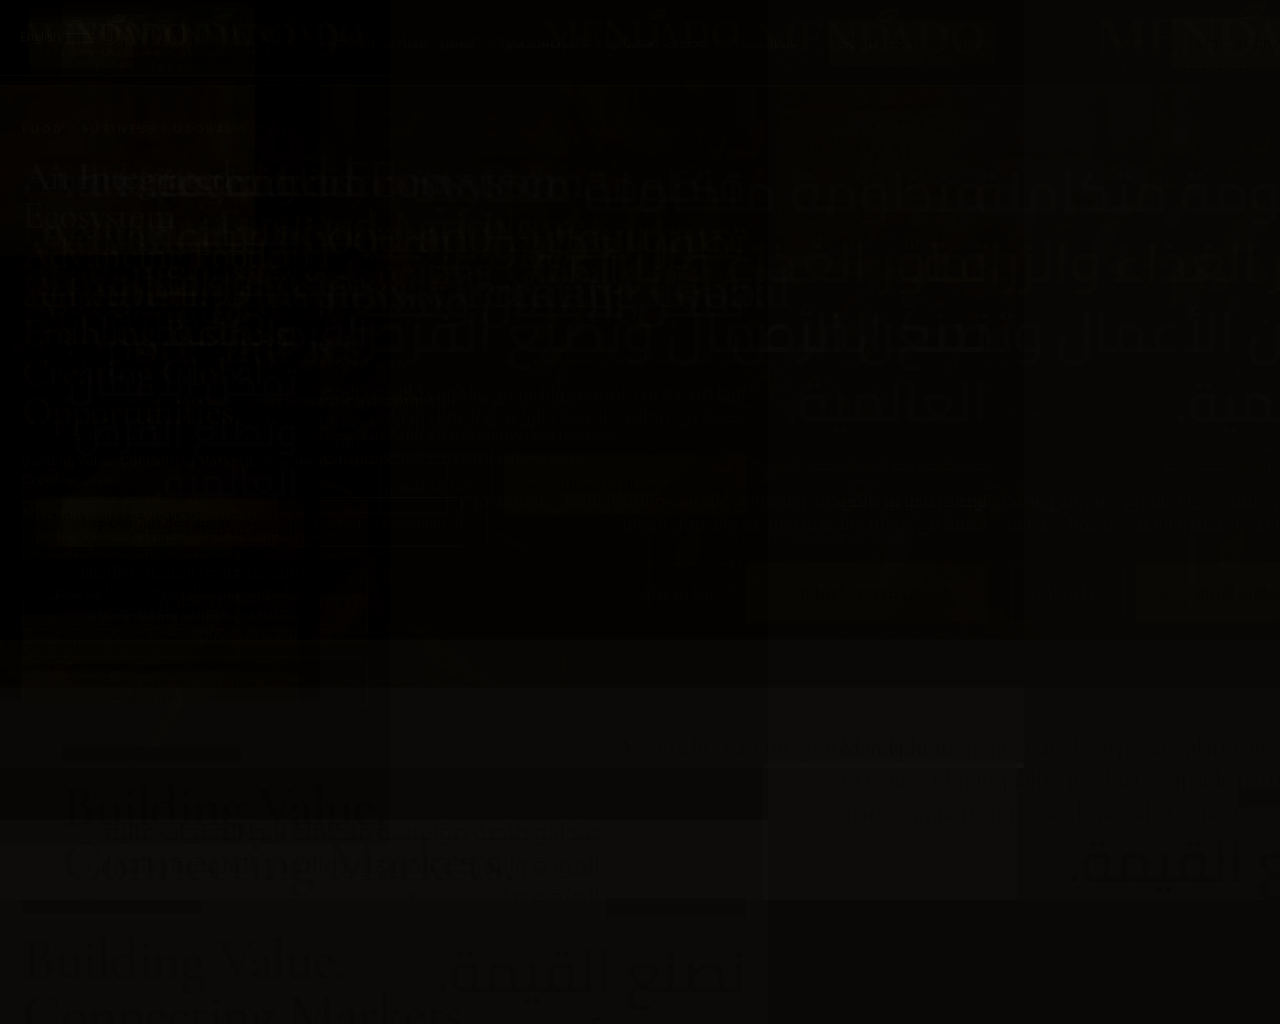
<file: docs/v6-recovery/evidence/v6-07-local-visual-review.html>
<!doctype html>
<html lang="en">
<head>
  <meta charset="utf-8">
  <meta name="viewport" content="width=device-width, initial-scale=1">
  <title>V6-07 bilingual responsive review frames</title>
  <style>
    html,body{margin:0;min-width:1440px;min-height:1024px;background:#090806}
    iframe{position:absolute;inset:0;border:0;opacity:.01;pointer-events:none}
  </style>
</head>
<body>
  <iframe src="../../../en/index.html" title="English 1440 by 900" data-language="en" data-viewport="1440" width="1440" height="900"></iframe>
  <iframe src="../../../en/index.html" title="English 1024 by 768" data-language="en" data-viewport="1024" width="1024" height="768"></iframe>
  <iframe src="../../../en/index.html" title="English 768 by 1024" data-language="en" data-viewport="768" width="768" height="1024"></iframe>
  <iframe src="../../../en/index.html" title="English 390 by 844" data-language="en" data-viewport="390" width="390" height="844"></iframe>
  <iframe src="../../../en/index.html" title="English 320 by 700" data-language="en" data-viewport="320" width="320" height="700"></iframe>
  <iframe src="../../../ar/index.html" title="Arabic 1440 by 900" data-language="ar" data-viewport="1440" width="1440" height="900"></iframe>
  <iframe src="../../../ar/index.html" title="Arabic 1024 by 768" data-language="ar" data-viewport="1024" width="1024" height="768"></iframe>
  <iframe src="../../../ar/index.html" title="Arabic 768 by 1024" data-language="ar" data-viewport="768" width="768" height="1024"></iframe>
  <iframe src="../../../ar/index.html" title="Arabic 390 by 844" data-language="ar" data-viewport="390" width="390" height="844"></iframe>
  <iframe src="../../../ar/index.html" title="Arabic 320 by 700" data-language="ar" data-viewport="320" width="320" height="700"></iframe>
  <script>
    const [language, viewport] = location.hash.slice(1).split('-');
    const selected = document.querySelector(`iframe[data-language="${language}"][data-viewport="${viewport}"]`);
    if (selected) {
      document.querySelectorAll('iframe').forEach(frame => frame.hidden = frame !== selected);
      selected.style.opacity = '1';
      selected.style.pointerEvents = 'auto';
      document.documentElement.style.minWidth = `${viewport}px`;
      document.body.style.minWidth = `${viewport}px`;
    }
  </script>
</body>
</html>
</file>
<file: styles.css>
:root{
  /* V6 shared design tokens */
  --color-black:#090806;
  --color-black-soft:#0f0d09;
  --color-ivory:#f5f0e7;
  --color-brand-gold:#E8C67A;
  --color-brand-gold-highlight:#F0D393;
  --color-white:#fffaf0;
  --color-ink:#17130e;
  --color-gold-line:rgba(232,198,122,.42);
  --color-gold-line-strong:rgba(232,198,122,.45);
  --gradient-gold:linear-gradient(135deg,var(--color-brand-gold-highlight),#c99436);
  --header-height:86px;
  --header-height-mobile:76px;
  --page-gutter:62px;
  --page-gutter-tablet:36px;
  --page-gutter-mobile:22px;
  --transition-fast:200ms ease;
  --serif:"Cormorant Garamond",Georgia,serif;
  --sans:"Manrope",Arial,sans-serif;
  --arabic:"Cairo",Tahoma,Arial,sans-serif;
  /* Compatibility aliases used throughout the preserved V5 layout. */
  --black:var(--color-black);
  --black2:var(--color-black-soft);
  --ivory:var(--color-ivory);
  --gold:var(--color-brand-gold);
  --gold2:var(--color-brand-gold-highlight);
  --white:var(--color-white);
  --ink:var(--color-ink);
  --line:var(--color-gold-line);
}
*{box-sizing:border-box}
html{scroll-behavior:smooth}
body{margin:0;background:var(--black);color:var(--white);font-family:var(--sans);-webkit-font-smoothing:antialiased}
img{display:block;max-width:100%}
a{text-decoration:none;color:inherit}
button,input,select,textarea{font:inherit}
.sr-only{position:absolute;width:1px;height:1px;overflow:hidden;clip:rect(0,0,0,0);white-space:nowrap}
.skip-link{position:fixed;left:16px;top:-80px;z-index:100;background:var(--gold);color:#090806;padding:12px 18px;font-weight:600;transition:top var(--transition-fast)}
.skip-link:focus{top:16px}
:focus-visible{outline:2px solid var(--gold2);outline-offset:4px}

.site-header{
  height:var(--header-height);position:absolute;left:0;right:0;top:0;z-index:20;
  display:grid;grid-template-columns:350px 1fr auto;align-items:center;
  padding:0 var(--page-gutter);border-bottom:1px solid var(--color-gold-line-strong);
  background:linear-gradient(90deg,rgba(5,5,4,.94),rgba(6,5,3,.55) 54%,rgba(5,4,3,.78));
}
.brand{align-self:stretch;display:flex;align-items:center}
.brand img{width:315px;height:auto;max-height:82px;object-fit:contain;object-position:left center}
.main-nav{display:flex;justify-content:center;gap:30px;align-items:center;white-space:nowrap}
.main-nav a{font-family:var(--serif);font-size:16px;color:#fffaf2;transition:color var(--transition-fast)}
.main-nav a:hover{color:var(--gold2)}
.mobile-language{display:none}
.header-actions{display:flex;align-items:center;gap:24px}
.language-link{font-family:var(--arabic);font-size:13px;color:var(--gold2);border-bottom:1px solid transparent;padding-bottom:3px}
.language-link:hover{border-color:currentColor}
.header-cta{background:var(--gradient-gold);color:#0b0905;padding:16px 24px;font-weight:600;font-size:14px;white-space:nowrap}
.menu-toggle{display:none}

.concept-hero{
  min-height:640px;position:relative;overflow:hidden;padding:118px 62px 64px;
  background:#0a0906;border-bottom:1px solid var(--color-gold-line-strong);
}
.concept-hero-image{
  position:absolute;right:0;top:80px;bottom:0;width:63%;
}
.concept-hero-image img{width:100%;height:100%;object-fit:cover;object-position:center}
.concept-shade{
  position:absolute;inset:0;
  background:
    linear-gradient(90deg,#090806 0%,rgba(9,8,6,.97) 33%,rgba(9,8,6,.65) 49%,rgba(9,8,6,.12) 72%,rgba(9,8,6,.18) 100%),
    linear-gradient(180deg,rgba(0,0,0,.08),rgba(0,0,0,.18));
}
.hero-content{position:relative;z-index:3;max-width:820px}
.hero-kicker{color:var(--gold2);font-size:11px;letter-spacing:.28em;font-weight:600;margin-bottom:19px;white-space:nowrap}
.hero-content h1{font-family:var(--serif);font-weight:600;font-size:56px;line-height:.98;letter-spacing:-.025em;margin:0;color:#fff}
.hero-content h1 span,.hero-content h1 em{display:block}
.hero-content h1 em{font-style:normal;color:var(--gold2)}
.hero-content p{font-family:var(--serif);font-size:18px;line-height:1.28;max-width:575px;margin:24px 0 0;color:rgba(255,250,240,.94)}
.hero-content .hero-slogan{max-width:none;margin-top:20px;color:var(--gold2);font-family:var(--sans);font-size:13px;font-weight:600;letter-spacing:.08em}
.hero-content .hero-summary{margin-top:15px}
.hero-actions{display:flex;gap:12px;flex-wrap:wrap;margin-top:28px}
.btn{display:inline-flex;align-items:center;justify-content:center;gap:18px;padding:14px 20px;font-family:var(--serif);font-size:16px;border:1px solid var(--gold);min-height:50px}
.btn.primary{background:var(--gradient-gold);border:0;color:#0c0904;font-weight:600}
.btn.outline{background:rgba(0,0,0,.18);color:white}
.solutions-band{
  display:grid;grid-template-columns:repeat(4,1fr);
  background:linear-gradient(90deg,#0a0906,#100e09,#0a0906);
  padding:28px 62px 25px;border-bottom:1px solid rgba(255,255,255,.05)
}
.solutions-band article{padding:0 40px;border-right:1px solid var(--line);min-height:125px}
.solutions-band article:first-child{padding-left:0}
.solutions-band article:last-child{border-right:0;padding-right:0}
.pillar-top{display:flex;align-items:center;gap:18px}
.pillar-top b{font-family:var(--serif);font-size:36px;color:var(--gold2);font-weight:500;line-height:1}
.pillar-icon{font-size:31px;color:var(--gold2);line-height:1}
.solutions-band h3{font-size:12px;letter-spacing:.18em;line-height:1.35;margin:8px 0 7px;font-weight:500}
.solutions-band p{font-family:var(--serif);font-size:17px;line-height:1.15;margin:0;color:rgba(255,250,240,.88)}

.products-concept{background:var(--ivory);color:var(--ink);padding:25px 62px 34px}
.products-heading{display:grid;grid-template-columns:1.1fr .85fr auto;gap:42px;align-items:center;margin-bottom:13px}
.section-kicker{font-size:10px;letter-spacing:.28em;text-transform:uppercase;color:#77521b;font-weight:600;display:inline-flex;align-items:center;gap:10px}
.section-kicker:after{content:"";width:55px;height:1px;background:#b88630;display:inline-block}
.products-heading h2{font-family:var(--serif);font-size:47px;line-height:.92;letter-spacing:-.025em;margin:8px 0 0}
.products-heading p{font-family:var(--serif);font-size:15px;line-height:1.25;margin:0;max-width:490px}
.view-all{font-family:var(--serif);font-size:15px;border-bottom:1px solid #7c5f32;padding-bottom:6px;white-space:nowrap}
.product-grid-concept{display:grid;grid-template-columns:repeat(6,1fr);gap:8px}
.concept-product{background:#0b0a07;border:1px solid rgba(0,0,0,.05);overflow:hidden}
.concept-product img{width:100%;height:120px;object-fit:cover;transition:.35s}
.concept-product span{height:40px;display:flex;align-items:center;justify-content:space-between;padding:0 14px;color:#fff;font-family:var(--serif);font-size:15px}
.concept-product b{color:var(--gold2);font-weight:500}
.concept-product:hover img{transform:scale(1.035)}

/* V6-02 corporate architecture */
.section,.why-section,.contact-section{padding:92px 62px}
.light{background:var(--ivory);color:var(--ink)}
.dark{background:var(--black);color:var(--white)}
.eyebrow{display:inline-flex;align-items:center;gap:9px;text-transform:uppercase;letter-spacing:.2em;font-size:10px;font-weight:600;color:var(--gold2);margin-bottom:18px}
.eyebrow:before{content:"";width:25px;height:1px;background:currentColor}
.eyebrow.dark{color:#77521b}

.corporate-intro{padding-bottom:64px}
.intro-grid{display:grid;grid-template-columns:1fr .9fr;gap:90px;align-items:center}
.intro-grid h2,.ecosystem-heading h2,.capabilities-heading h2,.feature-heading h2,.agrihub-panel h2{
  font-family:var(--serif);font-size:58px;line-height:.95;margin:0;font-weight:600;letter-spacing:-.025em
}
.intro-copy{border-left:1px solid #c9b58c;padding-left:42px}
.intro-copy p{color:#5f574b;line-height:1.75;margin:0 0 18px}
.intro-copy .lead{font-family:var(--serif);font-size:24px;line-height:1.35;color:var(--ink)}
.value-strip{display:grid;grid-template-columns:repeat(5,1fr);margin-top:62px;border-top:1px solid #c9b58c;border-left:1px solid #c9b58c}
.value-link{position:relative;display:flex;flex-direction:column;gap:9px;min-height:150px;padding:24px 20px 42px;border-right:1px solid #c9b58c;border-bottom:1px solid #c9b58c;transition:background var(--transition-fast),color var(--transition-fast),transform var(--transition-fast)}
.value-link strong{font-family:var(--serif);font-size:24px;line-height:1.05;font-weight:600}
.value-link small{color:#655c4f;font-size:11px;line-height:1.55}
.value-link>span{position:absolute;right:18px;bottom:16px;color:#8a611c;font-size:18px;transition:transform var(--transition-fast)}
.value-link:hover,.value-link:focus-visible{background:#ece2d0;color:#6d4c16}
.value-link:hover>span,.value-link:focus-visible>span{transform:translateX(4px)}

.ecosystem-section{padding:92px 62px;background:linear-gradient(135deg,#080806,#111008)}
.ecosystem-heading{display:grid;grid-template-columns:.8fr 1fr;column-gap:65px;align-items:end;max-width:1150px;margin-bottom:50px}
.ecosystem-heading .eyebrow{grid-column:1/-1}
.ecosystem-heading p{margin:0;color:rgba(255,250,240,.7);line-height:1.75}
.ecosystem-grid{display:grid;grid-template-columns:repeat(3,1fr);border-top:1px solid var(--line);border-left:1px solid var(--line)}
.ecosystem-card{position:relative;min-height:390px;padding:34px;border-right:1px solid var(--line);border-bottom:1px solid var(--line);overflow:hidden}
.ecosystem-card:after{content:"";position:absolute;right:-75px;bottom:-75px;width:190px;height:190px;border:1px solid rgba(232,198,122,.13);border-radius:50%}
.ecosystem-card.mnd:before{content:"";position:absolute;left:0;top:0;bottom:0;width:3px;background:#7d7a42}
.ecosystem-card.agrihub:before{content:"";position:absolute;left:0;top:0;bottom:0;width:3px;background:#567553}
.ecosystem-number{font-family:var(--serif);font-size:24px;color:var(--gold)}
.brand-type{text-transform:uppercase;letter-spacing:.15em;font-size:9px;color:rgba(255,250,240,.55);margin:42px 0 12px}
.ecosystem-card h3{font-family:var(--serif);font-size:38px;line-height:1;margin:0}
.ecosystem-card h3 small{display:block;font-family:var(--sans);font-size:10px;letter-spacing:.18em;text-transform:uppercase;margin-top:9px;color:var(--gold)}
.ecosystem-card .brand-message{font-family:var(--serif);font-size:19px;color:var(--gold2);min-height:48px;margin:20px 0}
.ecosystem-card>p:last-child{color:rgba(255,250,240,.68);font-size:13px;line-height:1.7;max-width:350px}
.ecosystem-logo{width:100%;height:145px;object-fit:contain;object-position:left center;margin:2px 0 18px}
.ecosystem-logo-master{max-width:300px;height:105px;margin-top:20px}
.ecosystem-logo-mnd{max-width:245px}
.ecosystem-logo-agrihub{max-width:275px}

.capabilities-section{padding-top:100px}
.capabilities-heading{display:grid;grid-template-columns:1fr .8fr;gap:70px;align-items:end;margin-bottom:48px}
.capabilities-heading p{margin:0;color:#62594c;line-height:1.75}
.capability-grid{display:grid;grid-template-columns:repeat(4,1fr);border-top:1px solid #c7b58e;border-left:1px solid #c7b58e}
.capability-card{padding:28px;min-height:265px;border-right:1px solid #c7b58e;border-bottom:1px solid #c7b58e;background:rgba(255,255,255,.16)}
.capability-card>span{font-family:var(--serif);font-size:23px;color:#9c7025}
.capability-card h3{font-family:var(--serif);font-size:27px;line-height:1.05;margin:38px 0 14px}
.capability-card p{color:#655c4f;font-size:13px;line-height:1.6;margin:0}

.mnd-feature{padding:92px 62px;background:linear-gradient(130deg,#090806,#121008);color:var(--white)}
.feature-heading{display:grid;grid-template-columns:1fr .9fr;gap:80px;align-items:end;margin-bottom:42px}
.feature-label{text-transform:uppercase;letter-spacing:.14em;font-size:9px;color:var(--gold);margin:0 0 14px}
.feature-brand-logo{display:block;width:100%;object-fit:contain;object-position:left center;margin-bottom:18px}
.mnd-brand-logo{max-width:370px;max-height:250px}
.agrihub-brand-logo{max-width:430px;max-height:280px}
.feature-copy p{color:rgba(255,250,240,.7);line-height:1.7;margin:0 0 15px}
.light-link{display:inline-block;margin-top:10px;color:var(--gold2)}
.split-section{display:grid;grid-template-columns:1.05fr .95fr;min-height:580px}
.split-image img{width:100%;height:100%;object-fit:cover}
.split-copy{padding:82px 70px;display:flex;flex-direction:column;justify-content:center;background:var(--ivory);color:var(--ink)}
.split-copy h2,.global-copy h2,.why-intro h2,.contact-copy h2{font-family:var(--serif);font-size:58px;line-height:.95;margin:0;font-weight:600;letter-spacing:-.02em}
.split-copy p,.why-intro p,.contact-copy p{line-height:1.7}
.capability-list{display:grid;grid-template-columns:1fr 1fr;border-top:1px solid #cdbb9c;margin:28px 0}
.capability-list span{padding:14px 0;border-bottom:1px solid #d5c4a8;font-size:12px;text-transform:uppercase;letter-spacing:.08em}
.text-link{color:#825b16;font-weight:600;font-size:13px}
.section-head{display:grid;grid-template-columns:1fr .85fr;gap:60px;align-items:end;margin-bottom:45px}
.section-head h2{font-family:var(--serif);font-size:58px;line-height:.96;margin:0;font-weight:600}
.section-head p{margin:0;color:rgba(255,250,240,.69);line-height:1.7}
.journey-grid{border-top:1px solid var(--line)}
.journey-step{display:grid;grid-template-columns:80px 1fr 1.2fr;gap:28px;align-items:center;padding:24px 0;border-bottom:1px solid var(--line)}
.journey-step>span{font-family:var(--serif);font-size:30px;color:var(--gold)}
.journey-step h3{font-family:var(--serif);font-size:29px;margin:0}
.journey-step p{margin:0;color:rgba(255,250,240,.62);font-size:14px}
.global-section{position:relative;min-height:630px;display:flex;align-items:center;overflow:hidden;padding:80px 62px}
.global-bg{position:absolute;inset:0}
.global-bg:after{content:"";position:absolute;inset:0;background:linear-gradient(90deg,rgba(3,3,2,.96),rgba(3,3,2,.65),rgba(3,3,2,.26))}
.global-bg img{width:100%;height:100%;object-fit:cover}
.global-copy{position:relative;z-index:2;max-width:680px}
.global-copy p{color:rgba(255,250,240,.74);font-size:16px;line-height:1.7}
.global-tags{display:flex;flex-wrap:wrap;gap:10px;margin-top:25px}
.global-tag{appearance:none;background:rgba(5,5,3,.34);color:var(--white);padding:10px 14px;border:1px solid var(--line);font-size:10px;text-transform:uppercase;letter-spacing:.09em;cursor:pointer;transition:background var(--transition-fast),border-color var(--transition-fast),color var(--transition-fast)}
.global-tag:hover,.global-tag:focus-visible,.global-tag.is-active{background:var(--gradient-gold);border-color:var(--gold2);color:#100c05}
.trade-detail{max-width:650px;min-height:116px;margin-top:18px;padding:18px 20px;border-left:3px solid #6f8d5f;background:rgba(8,8,5,.72)}
.trade-detail h3{margin:0 0 7px;color:var(--gold2);font-family:var(--serif);font-size:24px}
.trade-detail p{margin:0;font-size:14px;line-height:1.65}
.trade-cta{margin-top:28px}

.agrihub-feature{position:relative;overflow:hidden;background:linear-gradient(135deg,#070806,#10150d);color:var(--white)}
.agrihub-feature:after{content:"";position:absolute;width:460px;height:460px;right:-220px;top:-230px;border:1px solid rgba(122,162,91,.25);border-radius:50%}
.agrihub-panel{position:relative;z-index:1;display:grid;grid-template-columns:.9fr 1fr;gap:42px;align-items:center;border:1px solid rgba(232,198,122,.38);padding:48px;background:rgba(255,255,255,.025)}
.agrihub-mark{width:90px;height:90px;border:1px solid #6d805f;border-radius:50%;display:grid;place-items:center;position:relative}
.agrihub-mark span{position:absolute;width:42px;height:1px;background:#6d805f;transform-origin:center}
.agrihub-mark span:nth-child(1){transform:rotate(0deg)}
.agrihub-mark span:nth-child(2){transform:rotate(60deg)}
.agrihub-mark span:nth-child(3){transform:rotate(-60deg)}
.agrihub-copy{border-left:1px solid rgba(232,198,122,.38);padding-left:36px}
.agrihub-copy p{color:rgba(255,250,240,.78);line-height:1.75;margin:0 0 15px}
.business-grid{display:grid;grid-template-columns:repeat(4,1fr);gap:1px;background:#c7b58e;border:1px solid #c7b58e}
.business-card{background:var(--ivory);padding:28px;min-height:240px}
.business-card span{color:#a27625;font-family:var(--serif);font-size:21px}
.business-card h3{font-family:var(--serif);font-size:28px;line-height:1.02;margin:34px 0 12px}
.business-card p{color:#61584b;font-size:13px}
.section-cta{margin-top:26px;text-align:right}
.why-section{background:var(--black)}
.why-intro{max-width:820px;margin-bottom:48px}
.why-grid{display:grid;grid-template-columns:repeat(3,1fr);border-top:1px solid var(--line);border-left:1px solid var(--line)}
.why-card{padding:31px;border-right:1px solid var(--line);border-bottom:1px solid var(--line);min-height:220px}
.why-card span{color:var(--gold);font-family:var(--serif);font-size:19px}
.why-card h3{font-family:var(--serif);font-size:27px;margin:30px 0 9px}
.why-card p{font-size:13px;color:rgba(255,250,240,.65)}
.applications{background:var(--ivory);color:var(--ink)}
.center-head{text-align:center;margin-bottom:42px}
.center-head h2{font-family:var(--serif);font-size:58px;margin:0}
.application-grid{display:grid;grid-template-columns:repeat(4,1fr);border-top:1px solid #c9bda8;border-left:1px solid #c9bda8}
.application-grid span{padding:29px 22px;border-right:1px solid #c9bda8;border-bottom:1px solid #c9bda8;font-family:var(--serif);font-size:24px}
.contact-section{display:grid;grid-template-columns:.8fr 1.2fr;gap:65px;background:#080806}
.contact-copy,.rfq-form{min-width:0}
.contact-copy .form-status{margin-top:25px;color:var(--gold);font-size:11px;text-transform:uppercase;letter-spacing:.1em}
.contact-copy .form-status a{text-decoration:underline;text-underline-offset:3px}
.rfq-form{display:grid;gap:15px;background:#100e0a;border:1px solid var(--line);padding:30px}
.field-row{display:grid;grid-template-columns:1fr 1fr;gap:15px}
.rfq-form label{display:grid;gap:7px;font-size:10px;text-transform:uppercase;letter-spacing:.09em;color:#c9b996}
.rfq-form input,.rfq-form select,.rfq-form textarea{width:100%;background:#070705;border:1px solid rgba(203,162,83,.24);color:var(--white);padding:12px 13px;outline:none}
.btn-gold{background:var(--gradient-gold);color:#0b0905;font-weight:600}
.submission-status{min-height:20px;margin:0;color:var(--gold2);font-size:12px;line-height:1.5}
footer{display:grid;grid-template-columns:240px 1fr 300px;gap:45px;align-items:end;padding:50px 62px;background:#020201;border-top:1px solid var(--line)}
.footer-brand img{width:215px;height:auto;max-height:72px;object-fit:contain;object-position:left center}
.footer-links{display:flex;flex-wrap:wrap;gap:14px 25px}
.footer-links a{font-size:12px;color:rgba(255,250,240,.62)}
.footer-center{display:grid;gap:24px}
.footer-ecosystem{display:flex;flex-wrap:wrap;gap:9px}
.footer-ecosystem span{border:1px solid rgba(232,198,122,.22);padding:7px 10px;color:rgba(255,250,240,.52);font-size:9px;text-transform:uppercase;letter-spacing:.08em}
.footer-end{text-align:right}
.footer-end p{font-family:var(--serif);font-size:22px;color:var(--gold2)}
.footer-end small{color:rgba(255,250,240,.62)}

.reveal{opacity:1;transform:none}

/* Arabic / RTL */
html[dir="rtl"] body{font-family:var(--arabic);text-align:right}
html[dir="rtl"] .brand img,html[dir="rtl"] .ecosystem-logo,html[dir="rtl"] .feature-brand-logo,html[dir="rtl"] .footer-brand img{object-position:right center}
html[dir="rtl"] .hero-content{margin-left:auto}
html[dir="rtl"] .concept-hero-image{left:0;right:auto}
html[dir="rtl"] .concept-shade{background:linear-gradient(270deg,#090806 0%,rgba(9,8,6,.97) 33%,rgba(9,8,6,.65) 49%,rgba(9,8,6,.12) 72%,rgba(9,8,6,.18) 100%),linear-gradient(180deg,rgba(0,0,0,.08),rgba(0,0,0,.18))}
html[dir="rtl"] .hero-content h1,html[dir="rtl"] .intro-grid h2,html[dir="rtl"] .ecosystem-heading h2,html[dir="rtl"] .capabilities-heading h2,html[dir="rtl"] .global-copy h2,html[dir="rtl"] .why-intro h2,html[dir="rtl"] .contact-copy h2{font-family:var(--arabic);letter-spacing:0;line-height:1.25}
html[dir="rtl"] .hero-content p,html[dir="rtl"] .intro-copy .lead,html[dir="rtl"] .ecosystem-card h3,html[dir="rtl"] .brand-message,html[dir="rtl"] .capability-card h3,html[dir="rtl"] .btn,html[dir="rtl"] .footer-end p{font-family:var(--arabic)}
html[dir="rtl"] .hero-content .hero-slogan{font-family:var(--arabic);letter-spacing:0}
html[dir="rtl"] .intro-copy{border-left:0;border-right:1px solid #c9b58c;padding-left:0;padding-right:42px}
html[dir="rtl"] .value-link>span{left:18px;right:auto}
html[dir="rtl"] .value-link:hover>span,html[dir="rtl"] .value-link:focus-visible>span{transform:translateX(-4px)}
html[dir="rtl"] .trade-detail{border-left:0;border-right:3px solid #6f8d5f}
html[dir="rtl"] .agrihub-copy{border-left:0;border-right:1px solid rgba(232,198,122,.38);padding-left:0;padding-right:36px}
html[dir="rtl"] .eyebrow:before{order:2}
html[dir="rtl"] .footer-end{text-align:left}
html[dir="rtl"] .rfq-form input,html[dir="rtl"] .rfq-form select,html[dir="rtl"] .rfq-form textarea{text-align:right}

@media(max-width:1180px){
  .site-header{grid-template-columns:260px 1fr auto;padding:0 30px}
  .brand img{width:245px}
  .main-nav{gap:16px}.main-nav a{font-size:14px}
  .header-cta{padding:14px 17px;font-size:12px}
  .concept-hero{padding-left:36px;padding-right:36px}
  .concept-hero-image img{object-position:right center}
  .solutions-band,.products-concept{padding-left:36px;padding-right:36px}
  .capability-grid{grid-template-columns:repeat(2,1fr)}
  .agrihub-panel{grid-template-columns:.9fr 1fr;padding:38px;gap:28px}
}
@media(max-width:900px){
  .site-header{height:var(--header-height-mobile);position:fixed;grid-template-columns:1fr auto auto;padding:0 20px;background:#070604}
  .brand img{width:210px;height:auto;max-height:64px}
  .header-cta{display:none}
  .menu-toggle{display:block;background:none;border:0;width:40px;height:40px}
  .menu-toggle span:not(.sr-only){display:block;height:1px;background:white;margin:8px 0}
  .main-nav{position:absolute;top:var(--header-height-mobile);left:0;right:0;display:none;flex-direction:column;align-items:flex-start;background:#070604;padding:24px}
  .main-nav.open{display:flex}
  .mobile-language{display:block;color:var(--gold2);font-family:var(--arabic)}
  .concept-hero{padding:120px 22px 48px;min-height:820px}
  .concept-hero-image{top:76px;width:100%;opacity:.58}
  .concept-hero-image img{object-position:62% center}
  html:not([dir="rtl"]) .concept-shade{background:linear-gradient(90deg,#090806 0%,rgba(9,8,6,.97) 33%,rgba(9,8,6,.65) 49%,rgba(9,8,6,.12) 72%,rgba(9,8,6,.18) 100%),linear-gradient(180deg,rgba(0,0,0,.08),rgba(0,0,0,.18))}
  html[dir="rtl"] .concept-shade{background:linear-gradient(270deg,#090806 0%,rgba(9,8,6,.97) 33%,rgba(9,8,6,.65) 49%,rgba(9,8,6,.12) 72%,rgba(9,8,6,.18) 100%),linear-gradient(180deg,rgba(0,0,0,.08),rgba(0,0,0,.18))}
  .hero-kicker{white-space:normal;line-height:1.6}
  .hero-content h1{font-size:46px}
  .solutions-band{grid-template-columns:1fr 1fr;padding:25px 22px}
  .solutions-band article{padding:18px;border-bottom:1px solid var(--line)}
  .products-concept{padding:28px 22px}
  .products-heading{grid-template-columns:1fr;gap:18px}
  .product-grid-concept{grid-template-columns:repeat(2,1fr)}
  .section,.why-section,.contact-section{padding:70px 22px}
  .corporate-intro{padding-bottom:55px}
  .intro-grid,.ecosystem-heading,.capabilities-heading,.feature-heading{grid-template-columns:1fr;gap:25px}
  .intro-copy{border-left:0;border-top:1px solid #c9b58c;padding:28px 0 0}
  .value-strip{grid-template-columns:repeat(3,1fr);margin-top:42px}
  .ecosystem-section,.mnd-feature{padding:70px 22px}
  .ecosystem-grid{grid-template-columns:1fr}
  .ecosystem-card{min-height:330px}
  .global-section{padding:70px 22px;min-height:650px}
  .agrihub-panel{grid-template-columns:1fr 1fr;padding:30px 24px}
  .agrihub-copy{grid-column:1/-1;border-left:0;border-top:1px solid rgba(232,198,122,.38);padding:26px 0 0}
  .split-section{grid-template-columns:1fr}.split-image{height:360px}.split-copy{padding:60px 22px}
  .section-head{grid-template-columns:1fr;gap:20px}
  .business-grid{grid-template-columns:1fr 1fr}
  .why-grid{grid-template-columns:1fr 1fr}
  .application-grid{grid-template-columns:1fr 1fr}
  .contact-section{grid-template-columns:1fr}
  footer{grid-template-columns:1fr;padding:45px 22px}.footer-end{text-align:left}
  html[dir="rtl"] .intro-copy{border-right:0;border-top:1px solid #c9b58c;padding:28px 0 0}
  html[dir="rtl"] .agrihub-copy{grid-column:1/-1;border-right:0;border-top:1px solid rgba(232,198,122,.38);padding:26px 0 0}
}
@media(max-width:560px){
  .brand img{width:175px}
  .concept-hero{min-height:900px}
  .hero-content h1{font-size:40px}
  .hero-content p{font-size:16px}
  .hero-content .hero-slogan{font-size:12px;line-height:1.6}
  .btn{width:100%}
  .solutions-band{grid-template-columns:1fr}
  .solutions-band article{padding:18px 0;border-right:0}
  .products-heading h2{font-size:42px}
  .product-grid-concept{grid-template-columns:1fr}
  .concept-product img{height:190px}
  .intro-grid h2,.ecosystem-heading h2,.capabilities-heading h2,.feature-heading h2,.agrihub-panel h2,.contact-copy h2{font-size:43px}
  .value-strip,.capability-grid{grid-template-columns:1fr}
  .ecosystem-card{padding:27px;min-height:310px}
  .ecosystem-logo-master{max-width:270px;height:92px}
  .capability-card{min-height:225px}
  .agrihub-panel{grid-template-columns:1fr}
  .agrihub-brand-logo{max-width:100%;max-height:230px}
  .agrihub-mark{width:72px;height:72px}
  .journey-step{grid-template-columns:44px 1fr;gap:10px 16px}
  .journey-step p{grid-column:2}
  .business-grid,.why-grid,.application-grid,.field-row{grid-template-columns:1fr}
}

@media(prefers-reduced-motion:reduce){
  html{scroll-behavior:auto}
  *,*:before,*:after{scroll-behavior:auto!important;transition-duration:.01ms!important;animation-duration:.01ms!important;animation-iteration-count:1!important}
}
</file>
